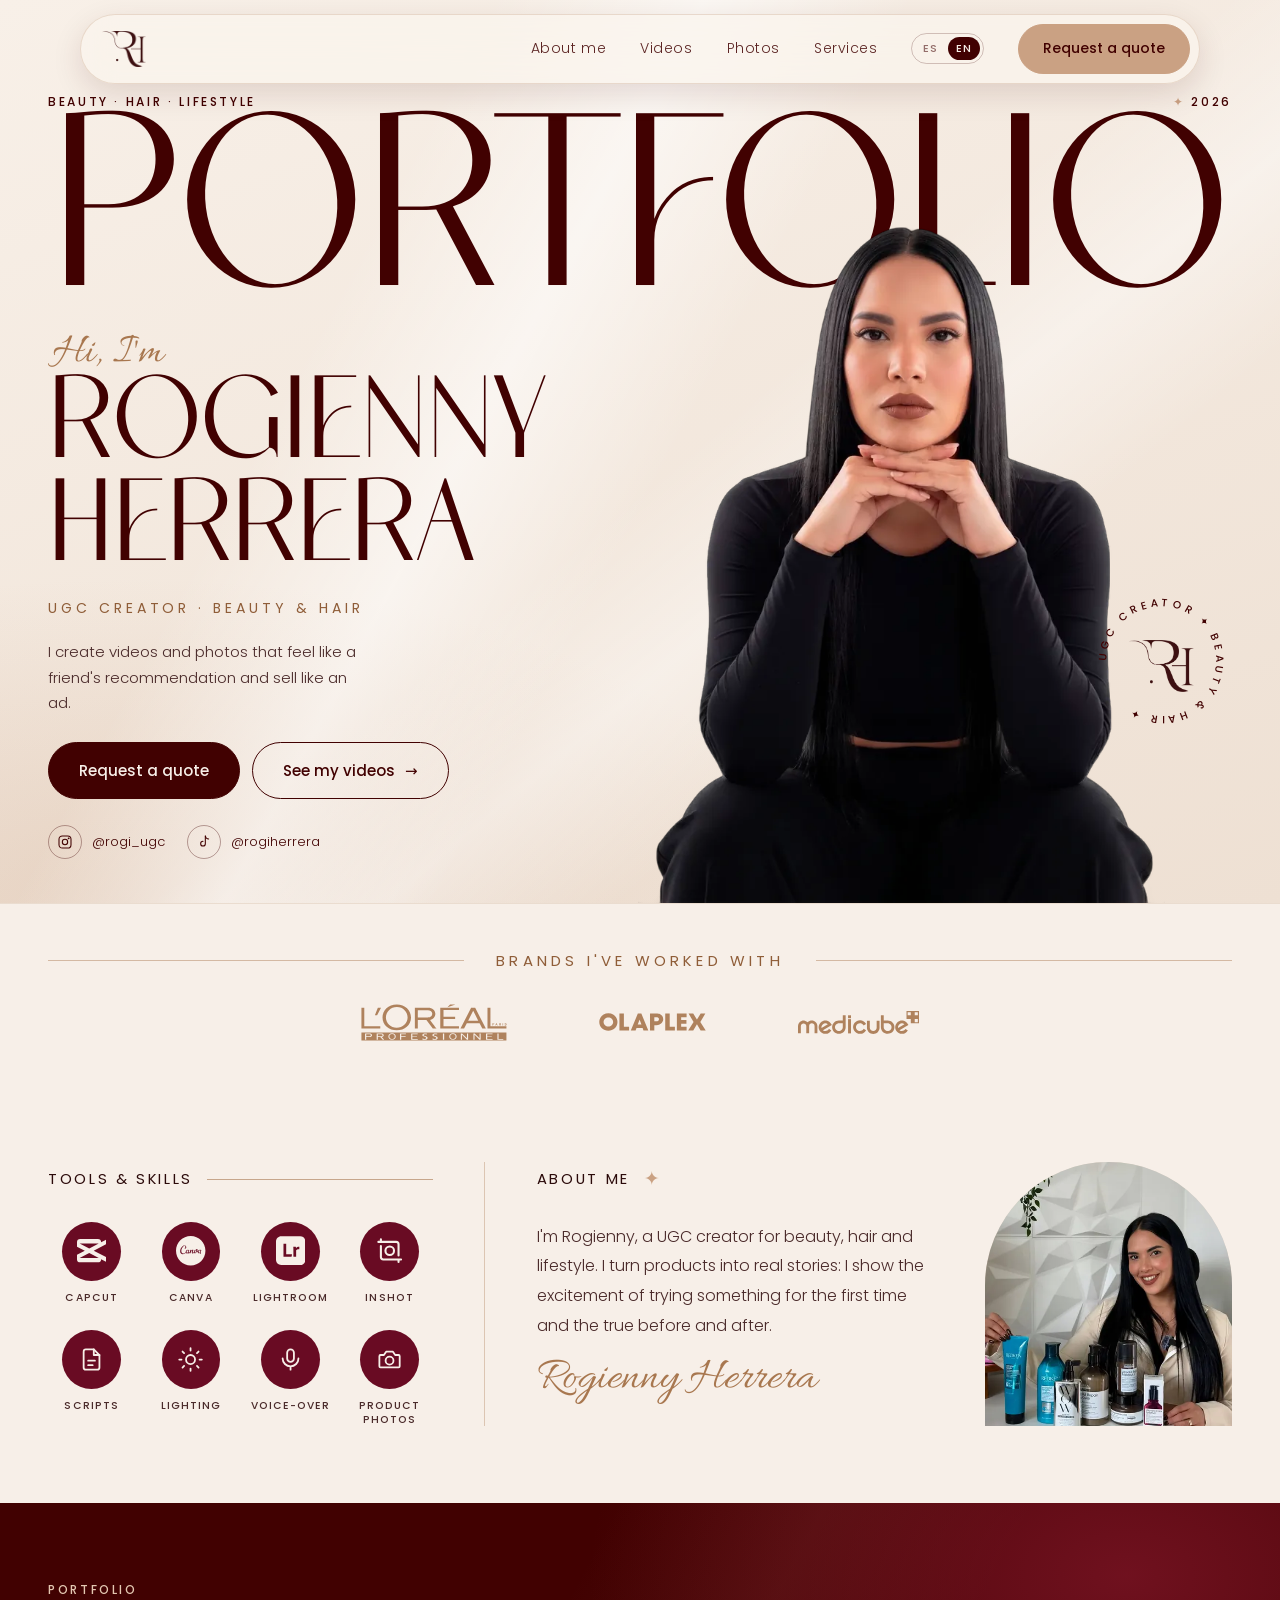
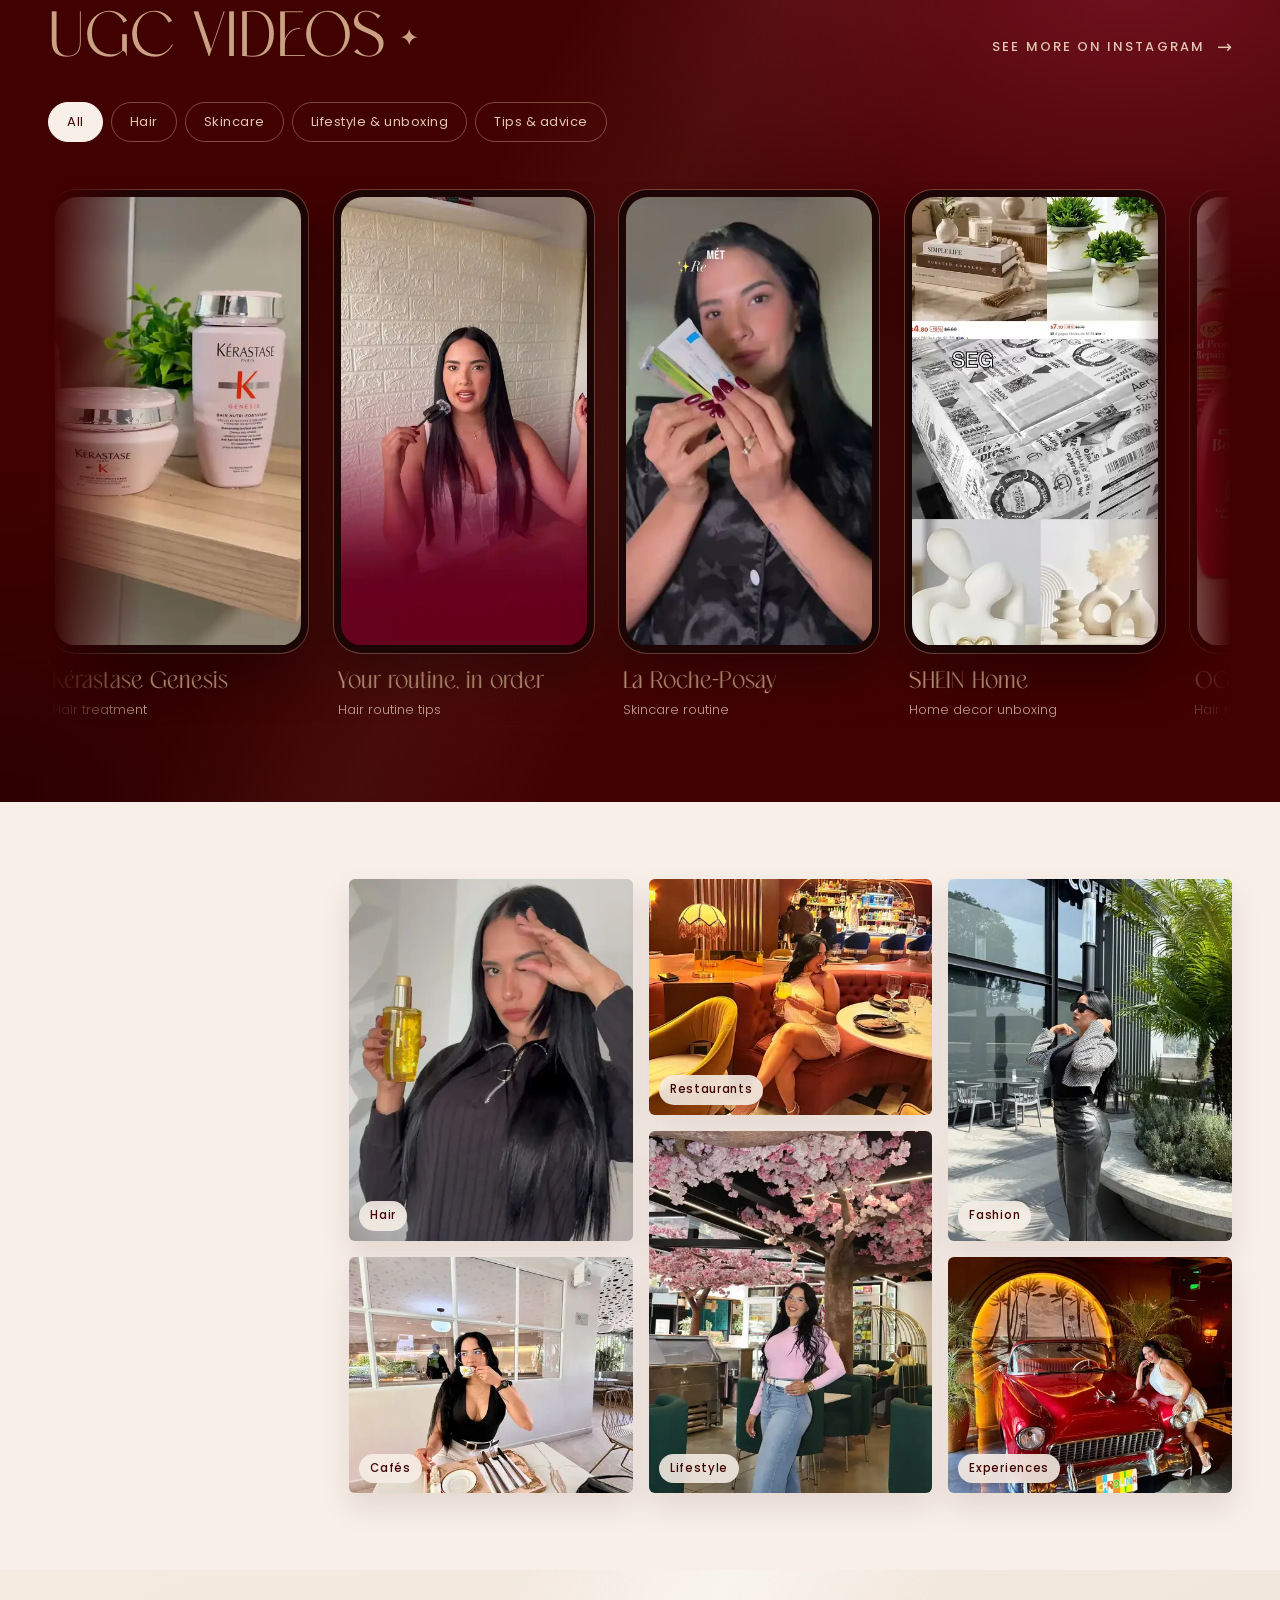
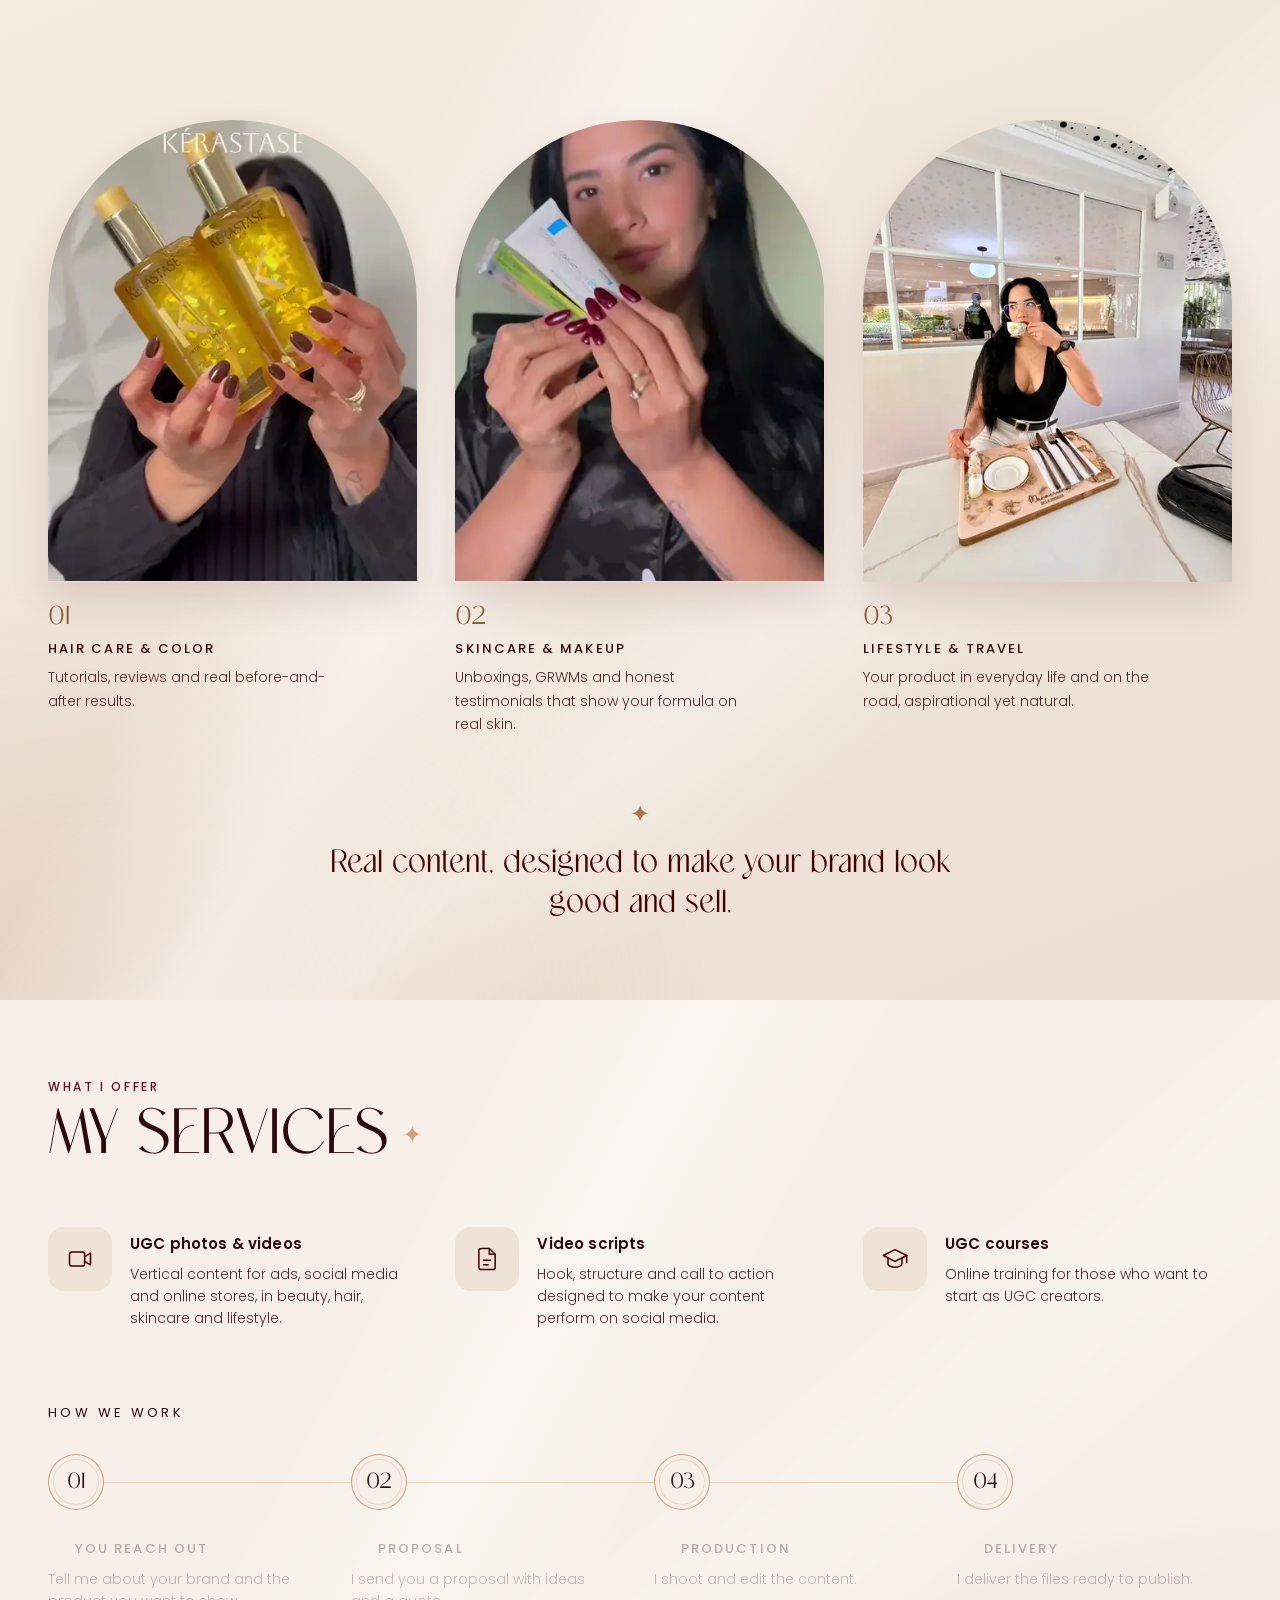
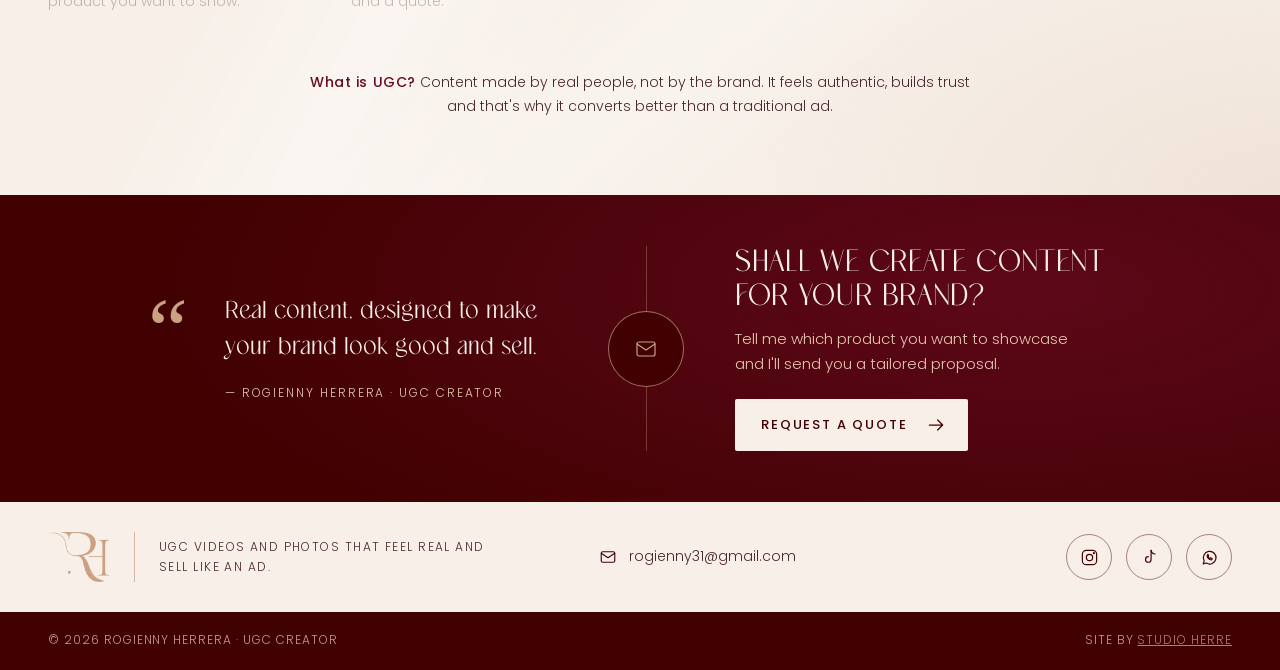
<file: index.html>
<!doctype html>
<html lang="es" class="no-js">
<head>
  <meta charset="utf-8">
  <script>document.documentElement.classList.remove("no-js")</script>
  <meta name="viewport" content="width=device-width, initial-scale=1">
  <title>Rogienny Herrera · Creadora UGC</title>
  <meta name="description" content="Creadora UGC de belleza, cabello y lifestyle. Videos y fotos que se sienten como la recomendación de una amiga y venden como un anuncio.">
  <meta name="theme-color" content="#410101">
  <meta property="og:type" content="website">
  <meta property="og:title" content="Rogienny Herrera · Creadora UGC">
  <meta property="og:description" content="Videos y fotos UGC de belleza, cabello y lifestyle para marcas.">
  <meta property="og:url" content="https://rogienny.com/">
  <meta property="og:image" content="https://rogienny.com/media/og.jpg?v=4">
  <meta name="twitter:card" content="summary_large_image">
  <link rel="icon" type="image/png" href="/media/marca/favicon.png">
  <link rel="apple-touch-icon" href="/media/marca/apple-touch-icon.png">
  <link rel="preload" href="/assets/fonts/Dastin.otf" as="font" type="font/otf" crossorigin>
  <link rel="preconnect" href="https://fonts.googleapis.com">
  <link rel="preconnect" href="https://fonts.gstatic.com" crossorigin>
  <link rel="preload" as="style" href="https://fonts.googleapis.com/css2?family=Allura&family=Poppins:wght@300;400;500;600&display=swap" onload="this.onload=null;this.rel='stylesheet'">
  <noscript><link rel="stylesheet" href="https://fonts.googleapis.com/css2?family=Allura&family=Poppins:wght@300;400;500;600&display=swap"></noscript>
  <link rel="stylesheet" href="/assets/styles.css">
</head>
<body>

<!--
  DATOS DE CONTACTO: se cambian en un solo lugar, al inicio de assets/main.js (objeto CONTACTO).
  TEXTOS EN INGLÉS: assets/i18n.js (ver README).
  VIDEOS DE YOUTUBE: en cada tarjeta de video, pon el ID en data-youtube="..." (ver README).
-->

<header class="nav" id="nav">
  <a class="nav__logo" href="#inicio" aria-label="Rogienny Herrera, inicio">
    <img src="/media/marca/mono-vino.png" alt="" width="400" height="321">
  </a>
  <nav class="nav__links" aria-label="Secciones">
    <a href="#sobre-mi">Sobre mí</a>
    <a href="#videos">Videos</a>
    <a href="#fotos">Fotos</a>
    <a href="#servicios">Servicios</a>
    <button class="lang" id="langToggle" type="button" aria-label="Español / English"><span data-lang="es" class="is-on">ES</span><span data-lang="en">EN</span></button>
    <a class="btn btn--small js-cotizar" href="#contacto"><span class="cta-long">Pide tu cotización</span><span class="cta-short">Cotizar</span></a>
    <button class="nav__menu" id="menuOpen" type="button" aria-label="Abrir menú" aria-controls="drawer" aria-expanded="false"><span></span><span></span><span></span></button>
  </nav>
</header>

<!-- Menú lateral (solo celular) -->
<div class="drawer" id="drawer" aria-hidden="true">
  <div class="drawer__fondo" data-close></div>
  <aside class="drawer__panel" role="dialog" aria-modal="true" aria-label="Menú">
    <div class="drawer__head">
      <img src="/media/marca/mono-vino.png" alt="" width="400" height="321">
      <button class="drawer__close" type="button" aria-label="Cerrar menú" data-close><svg viewBox="0 0 24 24" aria-hidden="true" fill="none" stroke="currentColor" stroke-width="1.5" stroke-linecap="round" stroke-linejoin="round"><path d="M6 6l12 12M18 6L6 18"/></svg></button>
    </div>
    <nav class="drawer__links" aria-label="Secciones">
      <a href="#inicio"><svg viewBox="0 0 24 24" aria-hidden="true" fill="none" stroke="currentColor" stroke-width="1.5" stroke-linecap="round" stroke-linejoin="round"><path d="M3 11l9-7 9 7"/><path d="M5 10v10h14V10"/><path d="M10 20v-6h4v6"/></svg>Inicio</a>
      <a href="#sobre-mi"><svg viewBox="0 0 24 24" aria-hidden="true" fill="none" stroke="currentColor" stroke-width="1.5" stroke-linecap="round" stroke-linejoin="round"><circle cx="12" cy="8" r="4"/><path d="M4 21c1.5-4 4.5-6 8-6s6.5 2 8 6"/></svg>Sobre mí</a>
      <a href="#videos"><svg viewBox="0 0 24 24" aria-hidden="true" fill="none" stroke="currentColor" stroke-width="1.5" stroke-linecap="round" stroke-linejoin="round"><rect x="3" y="5" width="13" height="14" rx="3"/><path d="M16 10l5-3v10l-5-3"/></svg>Videos</a>
      <a href="#fotos"><svg viewBox="0 0 24 24" aria-hidden="true" fill="none" stroke="currentColor" stroke-width="1.5" stroke-linecap="round" stroke-linejoin="round"><path d="M4 8h3l2-3h6l2 3h3v11H4z"/><circle cx="12" cy="13" r="3.5"/></svg>Fotos</a>
      <a href="#servicios"><svg viewBox="0 0 24 24" aria-hidden="true" fill="none" stroke="currentColor" stroke-width="1.5" stroke-linecap="round" stroke-linejoin="round"><path d="M12 3l1.8 5.2L19 10l-5.2 1.8L12 17l-1.8-5.2L5 10l5.2-1.8z"/><path d="M19 16l.7 1.8 1.8.7-1.8.7-.7 1.8-.7-1.8-1.8-.7 1.8-.7z"/></svg>Servicios</a>
      <a href="#contacto"><svg viewBox="0 0 24 24" aria-hidden="true" fill="none" stroke="currentColor" stroke-width="1.5" stroke-linecap="round" stroke-linejoin="round"><rect x="3" y="5" width="18" height="14" rx="2"/><path d="M3 7l9 6 9-6"/></svg>Contacto</a>
    </nav>
    <div class="drawer__social">
      <a class="js-ig" data-handle="rogi_ugc" href="#"><svg viewBox="0 0 24 24" aria-hidden="true" fill="none" stroke="currentColor" stroke-width="1.5" stroke-linecap="round" stroke-linejoin="round"><rect x="3" y="3" width="18" height="18" rx="5"/><circle cx="12" cy="12" r="4"/><circle cx="17.5" cy="6.5" r=".6" fill="currentColor"/></svg>@rogi_ugc</a>
      <a class="js-tt" data-handle="rogiherrera" href="#"><svg viewBox="0 0 24 24" aria-hidden="true" fill="none" stroke="currentColor" stroke-width="1.5" stroke-linecap="round" stroke-linejoin="round"><path d="M14 3v11.5a3.5 3.5 0 1 1-3.5-3.5"/><path d="M14 3c.5 2.6 2.4 4.4 5 4.6"/></svg>@rogiherrera</a>
    </div>
  </aside>
</div>

<main>

  <!-- 1. PORTADA -->
  <section class="hero" id="inicio">
    <div class="hero__frame">
      <div class="hero__top">
        <span>Belleza · Cabello · Lifestyle</span>
        <span><i aria-hidden="true">✦</i> <span id="heroYear">2026</span></span>
      </div>
      <p class="hero__word" aria-hidden="true"><span>Portafolio</span></p>

      <figure class="hero__photo">
        <img src="/media/fotos/hero-720.webp" srcset="/media/fotos/hero-480.webp 480w, /media/fotos/hero-720.webp 720w, /media/fotos/hero-1080.webp 1080w, /media/fotos/hero.webp?v=4 1792w" sizes="(max-width: 760px) min(80vw, 360px), 44vw" alt="Rogienny Herrera apoyando el mentón en sus manos" width="1792" height="2357" fetchpriority="high">
      </figure>

      <div class="hero__badge" aria-hidden="true">
        <svg viewBox="0 0 200 200">
          <defs><path id="badgeCircle" d="M100,100 m-78,0 a78,78 0 1,1 156,0 a78,78 0 1,1 -156,0"/></defs>
          <text><textPath href="#badgeCircle">Creadora UGC ✦ Belleza y cabello ✦ </textPath></text>
        </svg>
        <img src="/media/marca/mono-vino.png" alt="" width="400" height="321">
      </div>

      <div class="hero__text">
        <p class="hero__hello reveal">Hola, soy</p>
        <h1 translate="no" class="hero__name reveal">Rogienny<br>Herrera</h1>
        <p class="hero__role reveal">Creadora UGC · Belleza y cabello</p>
        <p class="hero__lead reveal">Creo videos y fotos que se sienten como la recomendación de una amiga y venden como un anuncio.</p>
        <div class="hero__actions reveal">
          <a class="btn btn--dark js-cotizar" href="#contacto">Pide tu cotización</a>
          <a class="btn btn--line" href="#videos">Ver mis videos <span aria-hidden="true">→</span></a>
        </div>
        <ul class="hero__social reveal" aria-label="Redes sociales">
          <li><a class="js-ig" data-handle="rogi_ugc" href="#"><i><svg viewBox="0 0 24 24" aria-hidden="true" fill="none" stroke="currentColor" stroke-width="1.6" stroke-linecap="round" stroke-linejoin="round"><rect x="3" y="3" width="18" height="18" rx="5"/><circle cx="12" cy="12" r="4"/><circle cx="17.5" cy="6.5" r=".6" fill="currentColor"/></svg></i>@rogi_ugc</a></li>
          <li><a class="js-tt" data-handle="rogiherrera" href="#"><i><svg viewBox="0 0 24 24" aria-hidden="true" fill="none" stroke="currentColor" stroke-width="1.6" stroke-linecap="round" stroke-linejoin="round"><path d="M14 3v11.5a3.5 3.5 0 1 1-3.5-3.5"/><path d="M14 3c.5 2.6 2.4 4.4 5 4.6"/></svg></i>@rogiherrera</a></li>
        </ul>
      </div>
    </div>
  </section>

  <!-- 2. CINTA DE MARCAS -->
  <section class="brands" aria-labelledby="brandsTitle">
    <h2 class="brands__title" id="brandsTitle"><span>Marcas con las que he colaborado</span></h2>
    <div class="marquee">
      <div class="marquee__track" translate="no">
        <ul class="marquee__list">
          <li><img src="/media/marcas/loreal-professionnel.svg" alt="L'Oréal Professionnel" style="--h:48px" width="187" height="48"></li>
          <li><img src="/media/marcas/olaplex.svg" alt="Olaplex" style="--h:23px" width="137" height="23"></li>
          <li><img src="/media/marcas/medicube.svg" alt="Medicube" style="--h:30px" width="155" height="30"></li>
        </ul>
      </div>
    </div>
  </section>

  <!-- 3. SOBRE MÍ -->
  <section class="about section" id="sobre-mi">
    <div class="wrap about__grid">
      <div class="about__tools reveal">
        <p class="about__label">Herramientas y habilidades</p>
        <ul class="tools">
          <li><span class="tool__icon tool__icon--app"><svg viewBox="0 0 24 24" aria-hidden="true" fill="currentColor"><path fill-rule="evenodd" d="M24.189 6.442V2.671l-4.535 2.383V4.91c.002-1.505-1.078-2.411-2.638-2.411H2.64C.993 2.5 0 3.407 0 4.91v3.81L6.354 12L0 15.316v3.8C0 20.595 1 21.5 2.64 21.5h14.373c1.56 0 2.639-.907 2.639-2.382v-.197l4.536 2.409v-3.828L13.64 12l10.55-5.557zM9.982 13.873l7.797 4.083H2.157zm7.741-7.828l-7.742 4.057l-7.825-4.057z"/></svg></span>CapCut</li>
          <li><span class="tool__icon tool__icon--app"><svg viewBox="0 0 24 24" aria-hidden="true" fill="currentColor"><path d="M12 0C5.373 0 0 5.373 0 12s5.373 12 12 12 12-5.373 12-12S18.627 0 12 0zM6.962 7.68c.754 0 1.337.549 1.405 1.2.069.583-.171 1.097-.822 1.406-.343.171-.48.172-.549.069-.034-.069 0-.137.069-.206.617-.514.617-.926.548-1.508-.034-.378-.308-.618-.583-.618-1.2 0-2.914 2.674-2.674 4.629.103.754.549 1.646 1.509 1.646.308 0 .65-.103.96-.24.5-.264.799-.47 1.097-.8-.073-.885.704-2.046 1.851-2.046.515 0 .926.205.96.583.068.514-.377.582-.514.582s-.378-.034-.378-.17c-.034-.138.309-.07.275-.378-.035-.206-.24-.274-.446-.274-.72 0-1.131.994-1.029 1.611.035.275.172.549.447.549.205 0 .514-.31.617-.755.068-.308.343-.514.583-.514.102 0 .17.034.205.171v.138c-.034.137-.137.548-.102.651 0 .069.034.171.17.171.092 0 .436-.18.777-.459.117-.59.253-1.298.253-1.357.034-.24.137-.48.617-.48.103 0 .171.034.205.171v.138l-.136.617c.445-.583 1.097-.994 1.508-.994.172 0 .309.102.309.274 0 .103 0 .274-.069.446-.137.377-.309.96-.412 1.474 0 .137.035.274.207.274.171 0 .685-.206 1.096-.754l.007-.004c-.002-.068-.007-.134-.007-.202 0-.411.035-.754.104-.994.068-.274.411-.514.617-.514.103 0 .205.069.205.171 0 .035 0 .103-.034.137-.137.446-.24.857-.24 1.269 0 .24.034.582.102.788 0 .034.035.069.07.069.068 0 .548-.445.89-1.028-.308-.206-.48-.549-.48-.96 0-.72.446-1.097.858-1.097.343 0 .617.24.617.72 0 .308-.103.65-.274.96h.102a.77.77 0 0 0 .584-.24.293.293 0 0 1 .134-.117c.335-.425.83-.74 1.41-.74.48 0 .924.205.959.582.068.515-.378.618-.515.618l-.002-.002c-.138 0-.377-.035-.377-.172 0-.137.309-.068.274-.376-.034-.206-.24-.275-.446-.275-.686 0-1.13.891-1.028 1.611.034.275.171.583.445.583.206 0 .515-.308.652-.754.068-.274.343-.514.583-.514.103 0 .17.034.205.171 0 .069 0 .206-.137.652-.17.308-.171.48-.137.617.034.274.171.48.309.583.034.034.068.102.068.102 0 .069-.034.138-.137.138-.034 0-.068 0-.103-.035-.514-.205-.72-.548-.789-.891-.205.24-.445.377-.72.377-.445 0-.89-.411-.96-.926a1.609 1.609 0 0 1 .075-.649c-.203.13-.422.203-.623.203h-.17c-.447.652-.927 1.098-1.27 1.303a.896.896 0 0 1-.377.104c-.068 0-.171-.035-.205-.104-.095-.152-.156-.392-.193-.667-.481.527-1.145.805-1.453.805-.343 0-.548-.206-.582-.55v-.376c.102-.754.377-1.2.377-1.337a.074.074 0 0 0-.069-.07c-.24 0-1.028.824-1.166 1.373l-.103.445c-.068.309-.377.515-.582.515-.103 0-.172-.035-.206-.172v-.137l.046-.233c-.435.31-.87.508-1.075.508-.308 0-.48-.172-.514-.412-.206.274-.445.412-.754.412-.352 0-.696-.24-.862-.593-.244.275-.523.553-.852.764-.48.309-1.028.549-1.68.549-.582 0-1.097-.309-1.371-.583-.412-.377-.651-.96-.686-1.509-.205-1.68.823-3.84 2.4-4.8.378-.205.755-.343 1.132-.343zm9.77 3.291c-.104 0-.172.172-.172.343 0 .274.137.583.309.755a1.74 1.74 0 0 0 .102-.583c0-.343-.137-.515-.24-.515z"/></svg></span>Canva</li>
          <li><span class="tool__icon tool__icon--app"><svg viewBox="0 0 24 24" aria-hidden="true" fill="currentColor"><path d="M19.75.3H4.25C1.9.3 0 2.2 0 4.55v14.9c0 2.35 1.9 4.25 4.25 4.25h15.5c2.35 0 4.25-1.9 4.25-4.25V4.55C24 2.2 22.1.3 19.75.3zm-6.99 16.389c0 .051-.029.09-.06.121-.03.02-.06.029-.101.029H6.26c-.11 0-.16-.061-.16-.18V6.44c-.01-.07.04-.13.11-.14h2c.05-.01.11.03.11.08v8.43h4.62c.101 0 .131.049.11.14l-.29 1.739zm6.25-7.859v1.95c0 .08-.05.11-.16.11-.649-.04-1.3.08-1.89.34-.2.09-.39.21-.54.37v5.1c0 .1-.04.14-.13.14h-1.95c-.08.01-.15-.04-.16-.119V11.14c0-.24 0-.49-.01-.75s-.01-.52-.02-.78c-.01-.22-.03-.44-.061-.66-.01-.05.02-.1.07-.11.01-.01.02-.01.04 0h1.75c.1 0 .18.07.21.16.04.07.07.15.08.23.02.1.039.21.05.31.01.11.021.23.021.36.299-.35.66-.64 1.069-.86.46-.25.97-.37 1.49-.36.069-.01.13.04.14.11.001.01.001.02.001.04z"/></svg></span>Lightroom</li>
          <li><span class="tool__icon tool__icon--app"><svg viewBox="0 0 48 48" aria-hidden="true" class="tool__line"><circle cx="24" cy="24" r="7" fill="none" stroke="currentColor" stroke-width="3.4" stroke-linecap="round" stroke-linejoin="round"/><path fill="none" stroke="currentColor" stroke-width="3.4" stroke-linecap="round" stroke-linejoin="round" d="M5.5 9.611h28.889a4.01 4.01 0 0 1 4 4v18.097m4.111 6.681H13.611a4.01 4.01 0 0 1-4-4v-18.2m0-6.578V5.5m28.778 32.889V42.5"/></svg></span>InShot</li>
          <li><span class="tool__icon"><svg viewBox="0 0 24 24" aria-hidden="true" fill="none" stroke="currentColor" stroke-width="1.6" stroke-linecap="round" stroke-linejoin="round"><path d="M14 3H7a2 2 0 0 0-2 2v14a2 2 0 0 0 2 2h10a2 2 0 0 0 2-2V8z"/><path d="M14 3v5h5"/><path d="M9 13h6M9 17h4"/></svg></span>Guiones</li>
          <li><span class="tool__icon"><svg viewBox="0 0 24 24" aria-hidden="true" fill="none" stroke="currentColor" stroke-width="1.6" stroke-linecap="round" stroke-linejoin="round"><circle cx="12" cy="12" r="4"/><path d="M12 2v2M12 20v2M4.9 4.9l1.4 1.4M17.7 17.7l1.4 1.4M2 12h2M20 12h2M4.9 19.1l1.4-1.4M17.7 6.3l1.4-1.4"/></svg></span>Iluminación</li>
          <li><span class="tool__icon"><svg viewBox="0 0 24 24" aria-hidden="true" fill="none" stroke="currentColor" stroke-width="1.6" stroke-linecap="round" stroke-linejoin="round"><rect x="9" y="3" width="6" height="11" rx="3"/><path d="M5 11a7 7 0 0 0 14 0M12 18v3"/></svg></span>Voz en off</li>
          <li><span class="tool__icon"><svg viewBox="0 0 24 24" aria-hidden="true" fill="none" stroke="currentColor" stroke-width="1.6" stroke-linecap="round" stroke-linejoin="round"><path d="M4 8h3l2-3h6l2 3h3a1 1 0 0 1 1 1v9a1 1 0 0 1-1 1H4a1 1 0 0 1-1-1V9a1 1 0 0 1 1-1z"/><circle cx="12" cy="13" r="3.5"/></svg></span>Foto de producto</li>
        </ul>
      </div>
      <div class="about__text reveal">
        <h2 class="about__label about__label--star">Sobre mí <span aria-hidden="true">✦</span></h2>
        <p>Soy Rogienny, creadora UGC de belleza, cabello y lifestyle. Transformo productos en historias reales: muestro la emoción de usar algo por primera vez y el antes y el después de verdad.</p>
        <p class="about__sign" aria-hidden="true">Rogienny Herrera</p>
      </div>
      <figure class="about__photo reveal">
        <img src="/media/fotos/sobre-mi-450.webp" srcset="/media/fotos/sobre-mi-450.webp 450w, /media/fotos/sobre-mi-600.webp 600w, /media/fotos/sobre-mi.webp 900w" sizes="(max-width: 760px) 300px, 32vw" alt="Rogienny sonriendo junto a productos Redken, Color WOW y L'Oréal" width="900" height="1200" loading="lazy">
      </figure>
    </div>
  </section>

  <!-- 4. VIDEOS -->
  <section class="videos section" id="videos">
    <div class="wrap">
      <header class="row-head reveal">
        <div>
          <p class="row-head__kicker">Portafolio</p>
          <h2 class="row-head__title">Videos UGC <span aria-hidden="true">✦</span></h2>
        </div>
        <a class="row-head__link js-ig" data-handle="rogi_ugc" href="#">Ver más en Instagram <span aria-hidden="true">→</span></a>
      </header>
      <div class="reel-tabs reveal" role="group" aria-label="Categorías de video">
        <button type="button" data-cat="todos" aria-pressed="true">Todos</button>
        <button type="button" data-cat="cabello" aria-pressed="false">Cabello</button>
        <button type="button" data-cat="skincare" aria-pressed="false">Skincare</button>
        <button type="button" data-cat="hogar" aria-pressed="false">Lifestyle y unboxing</button>
        <button type="button" data-cat="tips" aria-pressed="false">Tips y asesoría</button>
      </div>
      <div class="reels-cinta" role="group" aria-label="Videos UGC">
      <ul class="reels">
        <!-- data-cat: cabello, skincare, hogar o tips (pestañas de arriba; puede llevar dos separadas por espacio). data-youtube: ID del video en YouTube (ej. en youtu.be/aqz-KE-bpKQ el ID es aqz-KE-bpKQ). Vacío = sin botón de play. -->
        <li class="reel reveal" data-cat="cabello" data-youtube="">
          <div class="reel__phone"><video src="/media/videos/kerastase-genesis.mp4" data-poster="/media/videos/kerastase-genesis.webp" muted loop playsinline preload="none"></video></div>
          <p class="reel__brand" translate="no">Kérastase Genesis</p><p class="reel__type">Tratamiento capilar</p>
        </li>
        <li class="reel reveal" data-cat="cabello tips" data-youtube="">
          <div class="reel__phone"><video src="/media/videos/orden-productos.mp4" data-poster="/media/videos/orden-productos.webp" muted loop playsinline preload="none"></video></div>
          <p class="reel__brand">Orden de tu rutina</p><p class="reel__type">Tips de rutina capilar</p>
        </li>
        <li class="reel reveal" data-cat="skincare" data-youtube="">
          <div class="reel__phone"><video src="/media/videos/la-roche-posay.mp4" data-poster="/media/videos/la-roche-posay.webp" muted loop playsinline preload="none"></video></div>
          <p class="reel__brand" translate="no">La Roche-Posay</p><p class="reel__type">Rutina de skincare</p>
        </li>
        <li class="reel reveal" data-cat="hogar" data-youtube="">
          <div class="reel__phone"><video src="/media/videos/shein-hogar.mp4" data-poster="/media/videos/shein-hogar.webp" muted loop playsinline preload="none"></video></div>
          <p class="reel__brand" translate="no">SHEIN Home</p><p class="reel__type">Unboxing de decoración</p>
        </li>
        <li class="reel reveal" data-cat="cabello" data-youtube="">
          <div class="reel__phone"><video src="/media/videos/ogx.mp4" data-poster="/media/videos/ogx.webp" muted loop playsinline preload="none"></video></div>
          <p class="reel__brand" translate="no">OGX</p><p class="reel__type">Rutina capilar</p>
        </li>
        <li class="reel reveal" data-cat="cabello tips" data-youtube="">
          <div class="reel__phone"><video src="/media/videos/productos-favoritos.mp4" data-poster="/media/videos/productos-favoritos.webp" muted loop playsinline preload="none"></video></div>
          <p class="reel__brand">Mis favoritos</p><p class="reel__type">Productos que utilizo</p>
        </li>
        <li class="reel reveal" data-cat="skincare" data-youtube="">
          <div class="reel__phone"><video src="/media/videos/medicube.mp4" data-poster="/media/videos/medicube.webp" muted loop playsinline preload="none"></video></div>
          <p class="reel__brand" translate="no">Medicube</p><p class="reel__type">Sérum facial</p>
        </li>
        <li class="reel reveal" data-cat="hogar" data-youtube="">
          <div class="reel__phone"><video src="/media/videos/shein-black-friday.mp4" data-poster="/media/videos/shein-black-friday.webp" muted loop playsinline preload="none"></video></div>
          <p class="reel__brand" translate="no">SHEIN Black Friday</p><p class="reel__type">Unboxing de hogar</p>
        </li>
        <li class="reel reveal" data-cat="tips" data-youtube="">
          <div class="reel__phone"><video src="/media/videos/asesoria-compras.mp4" data-poster="/media/videos/asesoria-compras.webp" muted loop playsinline preload="none"></video></div>
          <p class="reel__brand">Asesoría de compras</p><p class="reel__type">Ofertas y recomendaciones</p>
        </li>
        <li class="reel reveal" data-cat="cabello" data-youtube="">
          <div class="reel__phone"><video src="/media/videos/kerastase.mp4" data-poster="/media/videos/kerastase.webp" muted loop playsinline preload="none"></video></div>
          <p class="reel__brand" translate="no">Kérastase</p><p class="reel__type">Rutina capilar</p>
        </li>
        <li class="reel reveal" data-cat="skincare" data-youtube="">
          <div class="reel__phone"><video src="/media/videos/estee-lauder.mp4" data-poster="/media/videos/estee-lauder.webp" muted loop playsinline preload="none"></video></div>
          <p class="reel__brand" translate="no">Estée Lauder</p><p class="reel__type">Skincare y maquillaje</p>
        </li>
        <li class="reel reveal" data-cat="cabello" data-youtube="">
          <div class="reel__phone"><video src="/media/videos/kerastase-elixir.mp4" data-poster="/media/videos/kerastase-elixir.webp" muted loop playsinline preload="none"></video></div>
          <p class="reel__brand" translate="no">Kérastase Elixir Ultime</p><p class="reel__type">Brillo y acabado</p>
        </li>
        <li class="reel reveal" data-cat="skincare" data-youtube="">
          <div class="reel__phone"><video src="/media/videos/medicube-spray.mp4" data-poster="/media/videos/medicube-spray.webp" muted loop playsinline preload="none"></video></div>
          <p class="reel__brand" translate="no">Medicube</p><p class="reel__type">Spray facial calmante</p>
        </li>
        <li class="reel reveal" data-cat="cabello tips" data-youtube="">
          <div class="reel__phone"><video src="/media/videos/preguntas-frecuentes.mp4" data-poster="/media/videos/preguntas-frecuentes.webp" muted loop playsinline preload="none"></video></div>
          <p class="reel__brand" translate="no">Color WOW · L'Oréal</p><p class="reel__type">Preguntas frecuentes</p>
        </li>
        <li class="reel reveal" data-cat="cabello" data-youtube="">
          <div class="reel__phone"><video src="/media/videos/olivita.mp4" data-poster="/media/videos/olivita.webp" muted loop playsinline preload="none"></video></div>
          <p class="reel__brand" translate="no">Olivita</p><p class="reel__type">Crecimiento capilar</p>
        </li>
        <li class="reel reveal" data-cat="cabello" data-youtube="">
          <div class="reel__phone"><video src="/media/videos/peinado.mp4" data-poster="/media/videos/peinado.webp" muted loop playsinline preload="none"></video></div>
          <p class="reel__brand">Rutina de peinado</p><p class="reel__type">Tutorial</p>
        </li>
        <li class="reel reveal" data-cat="cabello tips" data-youtube="">
          <div class="reel__phone"><video src="/media/videos/linea-loreal.mp4" data-poster="/media/videos/linea-loreal.webp" muted loop playsinline preload="none"></video></div>
          <p class="reel__brand" translate="no">L'Oréal Professionnel</p><p class="reel__type">Línea de productos</p>
        </li>
        <li class="reel reveal" data-cat="cabello" data-youtube="">
          <div class="reel__phone"><video src="/media/videos/redken.mp4" data-poster="/media/videos/redken.webp" muted loop playsinline preload="none"></video></div>
          <p class="reel__brand" translate="no">Redken</p><p class="reel__type">Demostración de producto</p>
        </li>
      </ul>
      </div>
    </div>
  </section>

  <!-- 4b. FOTOS UGC -->
  <section class="photos section" id="fotos">
    <div class="wrap photos__grid">
      <div class="photos__intro reveal">
        <h2 class="photos__title">Fotos UGC <span>que venden</span></h2>
        <p class="photos__sub">Belleza · Cabello · Lifestyle</p>
        <p class="photos__lead">Fotos de producto y lifestyle para anuncios, redes y tienda online.</p>
      </div>
      <ul class="photo-grid reveal">
        <li class="photo-grid__a">
          <img src="/media/fotos/ugc-cabello-450.webp" srcset="/media/fotos/ugc-cabello-360.webp 360w, /media/fotos/ugc-cabello-450.webp 450w, /media/fotos/ugc-cabello.webp?v=4 900w" sizes="(max-width: 760px) 49vw, 30vw" alt="Rogienny mostrando el aceite Kérastase Elixir Ultime" width="900" height="1200" loading="lazy" style="object-position: 50% 35%">
          <span class="photos__cat">Cabello</span>
        </li>
        <li class="photo-grid__b">
          <img src="/media/fotos/ugc-restaurantes-450.webp" srcset="/media/fotos/ugc-restaurantes-360.webp 360w, /media/fotos/ugc-restaurantes-450.webp 450w, /media/fotos/ugc-restaurantes.webp?v=3 900w" sizes="(max-width: 760px) 49vw, 30vw" alt="Rogienny brindando en un bar" width="900" height="1200" loading="lazy" style="object-position: 35% 62%">
          <span class="photos__cat">Restaurantes</span>
        </li>
        <li class="photo-grid__c">
          <img src="/media/fotos/ugc-moda-450.webp" srcset="/media/fotos/ugc-moda-360.webp 360w, /media/fotos/ugc-moda-450.webp 450w, /media/fotos/ugc-moda.webp?v=3 900w" sizes="(max-width: 760px) 49vw, 30vw" alt="Rogienny posando con lentes de sol y pantalón de cuero" width="900" height="1200" loading="lazy" style="object-position: 45% 50%">
          <span class="photos__cat">Moda</span>
        </li>
        <li class="photo-grid__d">
          <img src="/media/fotos/ugc-lifestyle-450.webp" srcset="/media/fotos/ugc-lifestyle-360.webp 360w, /media/fotos/ugc-lifestyle-450.webp 450w, /media/fotos/ugc-lifestyle.webp?v=3 900w" sizes="(max-width: 760px) 49vw, 30vw" alt="Rogienny tomando café en un restaurante" width="900" height="1200" loading="lazy" style="object-position: 45% 42%">
          <span class="photos__cat">Cafeterías</span>
        </li>
        <li class="photo-grid__e">
          <img src="/media/fotos/ugc-cerezos-450.webp" srcset="/media/fotos/ugc-cerezos-360.webp 360w, /media/fotos/ugc-cerezos-450.webp 450w, /media/fotos/ugc-cerezos-600.webp 600w, /media/fotos/ugc-cerezos.webp?v=3 900w" sizes="(max-width: 760px) 75vw, 30vw" alt="Rogienny sonriendo bajo los cerezos de un café" width="900" height="1200" loading="lazy" style="object-position: 55% 55%">
          <span class="photos__cat">Lifestyle</span>
        </li>
        <li class="photo-grid__f">
          <img src="/media/fotos/ugc-experiencias-450.webp" srcset="/media/fotos/ugc-experiencias-360.webp 360w, /media/fotos/ugc-experiencias-450.webp 450w, /media/fotos/ugc-experiencias.webp?v=3 900w" sizes="(max-width: 760px) 49vw, 30vw" alt="Rogienny junto a un auto clásico rojo en un restaurante" width="900" height="1200" loading="lazy" style="object-position: 72% 55%">
          <span class="photos__cat">Experiencias</span>
        </li>
      </ul>
    </div>
  </section>

  <!-- 5. PILARES -->
  <section class="pillars section" aria-labelledby="pillarsTitle">
    <div class="wrap">
      <header class="row-head row-head--dark pillars__head reveal">
        <div>
          <p class="row-head__kicker">¿Por qué yo?</p>
          <h2 class="row-head__title" id="pillarsTitle">Mis tres pilares <span aria-hidden="true">✦</span></h2>
        </div>
      </header>
      <ol class="pillar-list reveal">
        <li class="pillar">
          <a class="pillar__link" href="#videos" data-cat="cabello">
            <figure class="pillar__photo">
              <video src="/media/videos/kerastase-elixir.mp4" data-poster="/media/videos/kerastase-elixir.webp" muted loop playsinline preload="none" aria-hidden="true"></video>
              <span class="pillar__cta">Ver videos <span aria-hidden="true">→</span></span>
            </figure>
            <span class="pillar__num">01</span>
            <h3>Cuidado capilar y color</h3>
            <p>Tutoriales, reseñas y resultados reales de antes y después.</p>
          </a>
        </li>
        <li class="pillar">
          <a class="pillar__link" href="#videos" data-cat="skincare">
            <figure class="pillar__photo">
              <video src="/media/videos/la-roche-posay.mp4" data-poster="/media/videos/la-roche-posay.webp" muted loop playsinline preload="none" aria-hidden="true"></video>
              <span class="pillar__cta">Ver videos <span aria-hidden="true">→</span></span>
            </figure>
            <span class="pillar__num">02</span>
            <h3>Skincare y maquillaje</h3>
            <p>Unboxing, GRWM y testimonios sinceros que muestran tu fórmula en la piel.</p>
          </a>
        </li>
        <li class="pillar">
          <a class="pillar__link" href="#fotos">
            <figure class="pillar__photo">
              <img src="/media/fotos/ugc-lifestyle-450.webp" srcset="/media/fotos/ugc-lifestyle-360.webp 360w, /media/fotos/ugc-lifestyle-450.webp 450w, /media/fotos/ugc-lifestyle.webp 900w" sizes="(max-width: 760px) 75vw, 30vw" alt="" width="900" height="1200" loading="lazy" style="object-position: 40% 60%">
              <span class="pillar__cta">Ver fotos <span aria-hidden="true">→</span></span>
            </figure>
            <span class="pillar__num">03</span>
            <h3>Lifestyle y viajes</h3>
            <p>Tu producto en la vida diaria y en viajes, con un aire aspiracional y natural.</p>
          </a>
        </li>
      </ol>
      <p class="pillars__quote reveal"><span aria-hidden="true">✦</span>Contenido real, pensado para que tu marca se vea bien y venda.</p>
    </div>
  </section>

  <!-- 6. SERVICIOS -->
  <section class="services section" id="servicios" aria-labelledby="servicesTitle">
    <div class="wrap">
      <header class="row-head row-head--dark reveal">
        <div>
          <p class="row-head__kicker">Lo que ofrezco</p>
          <h2 class="row-head__title" id="servicesTitle">Mis servicios <span aria-hidden="true">✦</span></h2>
        </div>
      </header>
      <ul class="svc-list svc-row reveal">
          <li class="svc">
            <span class="svc__icon"><svg viewBox="0 0 24 24" aria-hidden="true" fill="none" stroke="currentColor" stroke-width="1.3" stroke-linecap="round" stroke-linejoin="round"><rect x="3" y="6" width="13" height="12" rx="2"/><path d="M16 10l5-3v10l-5-3"/></svg></span>
            <div><h3>Fotos y videos UGC</h3><p>Contenido vertical para anuncios, redes y tienda online, en belleza, cabello, skincare y lifestyle.</p></div>
          </li>
          <li class="svc">
            <span class="svc__icon"><svg viewBox="0 0 24 24" aria-hidden="true" fill="none" stroke="currentColor" stroke-width="1.3" stroke-linecap="round" stroke-linejoin="round"><path d="M14 3H7a2 2 0 0 0-2 2v14a2 2 0 0 0 2 2h10a2 2 0 0 0 2-2V8z"/><path d="M14 3v5h5"/><path d="M9 13h6M9 17h4"/></svg></span>
            <div><h3>Guiones para videos</h3><p>Gancho, estructura y llamado a la acción pensados para que tu contenido funcione en redes.</p></div>
          </li>
          <li class="svc">
            <span class="svc__icon"><svg viewBox="0 0 24 24" aria-hidden="true" fill="none" stroke="currentColor" stroke-width="1.3" stroke-linecap="round" stroke-linejoin="round"><path d="M2 9l10-5 10 5-10 5z"/><path d="M6 11v5c0 1.5 2.7 3 6 3s6-1.5 6-3v-5"/><path d="M22 9v6"/></svg></span>
            <div><h3>Cursos UGC</h3><p>Capacitación online para quienes quieren empezar como creadoras UGC.</p></div>
          </li>
      </ul>
      <h2 class="svc-label reveal">Cómo trabajamos</h2>
      <div class="process">
      <div class="process__track" aria-hidden="true"><span class="process__fill"></span><span class="process__spark">✦</span></div>
      <ol class="timeline">
          <li class="step">
            <span class="timeline__num">01</span>
            <h3><svg class="step__icon" viewBox="0 0 24 24" aria-hidden="true" fill="none" stroke="currentColor" stroke-width="1.5" stroke-linecap="round" stroke-linejoin="round"><path pathLength="1" d="M4 5h16v11H9l-5 4z"/><path pathLength="1" d="M8 9.5h8M8 12.5h5"/></svg>Me escribes</h3>
            <p>Me cuentas de tu marca y del producto que quieres mostrar.</p>
          </li>
          <li class="step">
            <span class="timeline__num">02</span>
            <h3><svg class="step__icon" viewBox="0 0 24 24" aria-hidden="true" fill="none" stroke="currentColor" stroke-width="1.5" stroke-linecap="round" stroke-linejoin="round"><path pathLength="1" d="M7 3h7l4 4v14H7z"/><path pathLength="1" d="M14 3v4h4M10 12h5M10 16h5"/></svg>Propuesta</h3>
            <p>Te envío una propuesta con ideas y cotización.</p>
          </li>
          <li class="step">
            <span class="timeline__num">03</span>
            <h3><svg class="step__icon" viewBox="0 0 24 24" aria-hidden="true" fill="none" stroke="currentColor" stroke-width="1.5" stroke-linecap="round" stroke-linejoin="round"><path pathLength="1" d="M5 7h3l2-3h4l2 3h3a2 2 0 0 1 2 2v9a2 2 0 0 1-2 2H5a2 2 0 0 1-2-2V9a2 2 0 0 1 2-2z"/><circle pathLength="1" cx="12" cy="13.5" r="3.5"/></svg>Grabación</h3>
            <p>Grabo y edito el contenido.</p>
          </li>
          <li class="step">
            <span class="timeline__num">04</span>
            <h3><svg class="step__icon" viewBox="0 0 24 24" aria-hidden="true" fill="none" stroke="currentColor" stroke-width="1.5" stroke-linecap="round" stroke-linejoin="round"><path pathLength="1" d="M3 8h18v4H3zM5 12v9h14v-9M12 8v13"/><path pathLength="1" d="M12 8C10 4 6.5 4.5 7 6.5S12 8 12 8zm0 0c2-4 5.5-3.5 5-1.5S12 8 12 8z"/></svg>Entrega</h3>
            <p>Te entrego los archivos listos para publicar.</p>
          </li>
      </ol>
      </div>
    </div>
    <p class="wrap services__note reveal"><strong>¿Qué es UGC?</strong> Contenido creado por personas reales, no por la marca. Se siente auténtico, genera confianza y por eso convierte mejor que un anuncio tradicional.</p>
  </section>

</main>

<!-- PIE: CONTACTO -->
<footer class="contact" id="contacto">
  <div class="wrap contact__grid">
    <figure class="contact__quote reveal">
      <span class="contact__q" aria-hidden="true">“</span>
      <blockquote><p>Contenido real, pensado para que tu marca se vea bien y venda.</p></blockquote>
      <figcaption>Rogienny Herrera · Creadora UGC</figcaption>
    </figure>
    <div class="contact__icon" aria-hidden="true"><svg viewBox="0 0 24 24" aria-hidden="true" fill="none" stroke="currentColor" stroke-width="1.5" stroke-linecap="round" stroke-linejoin="round"><rect x="3" y="5" width="18" height="14" rx="2"/><path d="M3 7l9 6 9-6"/></svg></div>
    <div class="contact__cta reveal">
      <h2 class="contact__title">¿Creamos contenido para tu marca?</h2>
      <p>Cuéntame qué producto quieres mostrar y te envío una propuesta a la medida.</p>
      <a class="contact__btn js-cotizar" href="#">Pide tu cotización <svg viewBox="0 0 24 24" aria-hidden="true" fill="none" stroke="currentColor" stroke-width="1.5" stroke-linecap="round" stroke-linejoin="round"><path d="M4 12h16M14 6l6 6-6 6"/></svg></a>
    </div>
  </div>

  <div class="contact__band">
    <div class="wrap contact__band-grid">
      <div class="contact__brand">
        <img src="/media/marca/mono-caramelo.png" alt="" width="400" height="320" loading="lazy">
        <p>Videos y fotos UGC que se sienten reales y venden como un anuncio.</p>
      </div>
      <ul class="contact__list">
        <li class="js-email-li" hidden><a class="js-email" href="#"><svg viewBox="0 0 24 24" aria-hidden="true" fill="none" stroke="currentColor" stroke-width="1.5" stroke-linecap="round" stroke-linejoin="round"><rect x="3" y="5" width="18" height="14" rx="2"/><path d="M3 7l9 6 9-6"/></svg><span></span></a></li>
      </ul>
      <ul class="contact__social" aria-label="Redes sociales">
        <li><a class="js-ig" data-handle="rogi_ugc" href="#" aria-label="Instagram @rogi_ugc"><svg viewBox="0 0 24 24" aria-hidden="true" fill="none" stroke="currentColor" stroke-width="1.5" stroke-linecap="round" stroke-linejoin="round"><rect x="3" y="3" width="18" height="18" rx="5"/><circle cx="12" cy="12" r="4"/><circle cx="17.5" cy="6.5" r=".6" fill="currentColor"/></svg></a></li>
        <li><a class="js-tt" data-handle="rogiherrera" href="#" aria-label="TikTok @rogiherrera"><svg viewBox="0 0 24 24" aria-hidden="true" fill="none" stroke="currentColor" stroke-width="1.5" stroke-linecap="round" stroke-linejoin="round"><path d="M14 3v11.5a3.5 3.5 0 1 1-3.5-3.5"/><path d="M14 3c.5 2.6 2.4 4.4 5 4.6"/></svg></a></li>
        <li><a class="js-cotizar" href="#" aria-label="WhatsApp"><svg viewBox="0 0 24 24" aria-hidden="true" fill="none" stroke="currentColor" stroke-width="1.5" stroke-linecap="round" stroke-linejoin="round"><path d="M4 20l1.3-3.8A8 8 0 1 1 8 19z"/><path d="M9 9.5c0 3 2.5 5.5 5.5 5.5l1-1.5-2-1-1 .8c-1-.4-1.9-1.3-2.3-2.3l.8-1-1-2z"/></svg></a></li>
      </ul>
    </div>
  </div>

  <div class="wrap contact__legal">
    <p>© <span id="year">2026</span> Rogienny Herrera · Creadora UGC</p>
    <p>Sitio por <a href="https://studio-herre.vercel.app" target="_blank" rel="noopener" translate="no">Studio Herre</a></p>
  </div>
</footer>

<div class="modal" id="modal" hidden>
  <div class="modal__backdrop" data-close></div>
  <div class="modal__box" role="dialog" aria-modal="true" aria-label="Video">
    <button class="modal__close" data-close aria-label="Cerrar video">×</button>
    <div class="modal__frame" id="modalFrame"></div>
  </div>
</div>

<script src="/assets/i18n.js" defer></script>
<script src="/assets/main.js" defer></script>
</body>
</html>
</file>
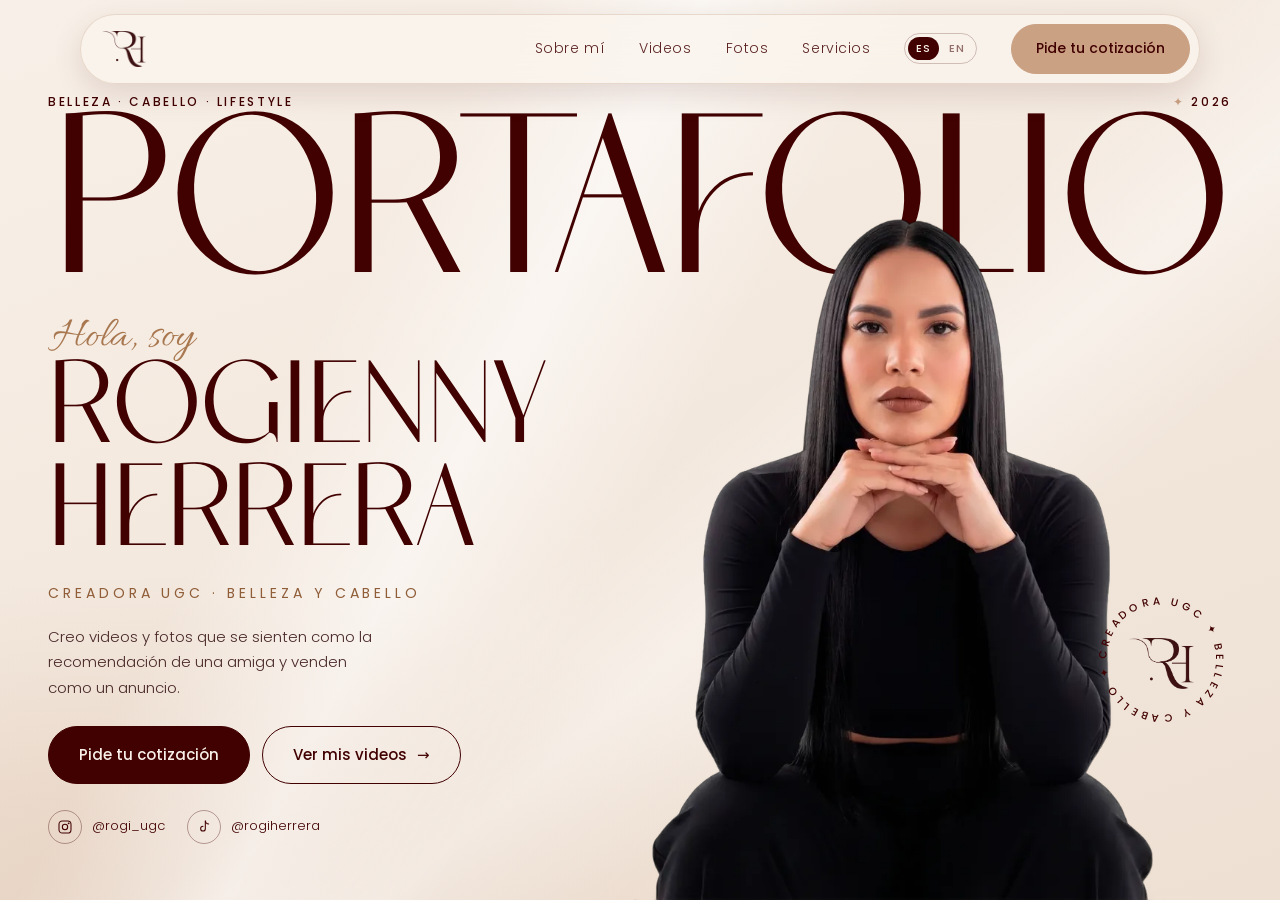
<file: tools/captura.html>
<!doctype html>
<!-- Muestra el sitio con todas las animaciones de entrada terminadas, para sacar capturas con Edge headless.
     Uso: http://localhost:3100/tools/captura.html?sec=pillarsTitle&off=90  (sec = id del elemento al que bajar, w = ancho fijo en px para simular un celular) -->
<html><head><meta charset="utf-8"><style>html,body{margin:0;height:100%;overflow:hidden}iframe{border:0;width:100%;height:100%}</style></head>
<body><iframe id="f" src="/?lang=es"></iframe>
<script>
  const q = new URLSearchParams(location.search);
  const f = document.getElementById("f");
  if (q.get("w")) f.style.width = q.get("w") + "px";
  let vueltas = 0;
  const preparar = () => {
    const d = f.contentDocument, w = f.contentWindow;
    if (d && d.readyState !== "loading" && d.getElementById("contacto")) {
      if (!d.getElementById("captura-css")) {
        const st = d.createElement("style");
        st.id = "captura-css";
        st.textContent = "html{scroll-behavior:auto!important}*,*::before,*::after{transition:none!important;animation:none!important}";
        d.head.append(st);
      }
      d.querySelectorAll(".reveal,.stagger").forEach((e) => e.classList.add("is-in"));
      d.querySelectorAll("img").forEach((i) => (i.loading = "eager"));
      const el = d.getElementById(q.get("sec") || "inicio");
      w.scrollTo(0, el.getBoundingClientRect().top + w.scrollY - Number(q.get("off") || 90));
    }
    if (++vueltas < 120) setTimeout(preparar, 50);
  };
  preparar();
</script>
</body></html>
</file>
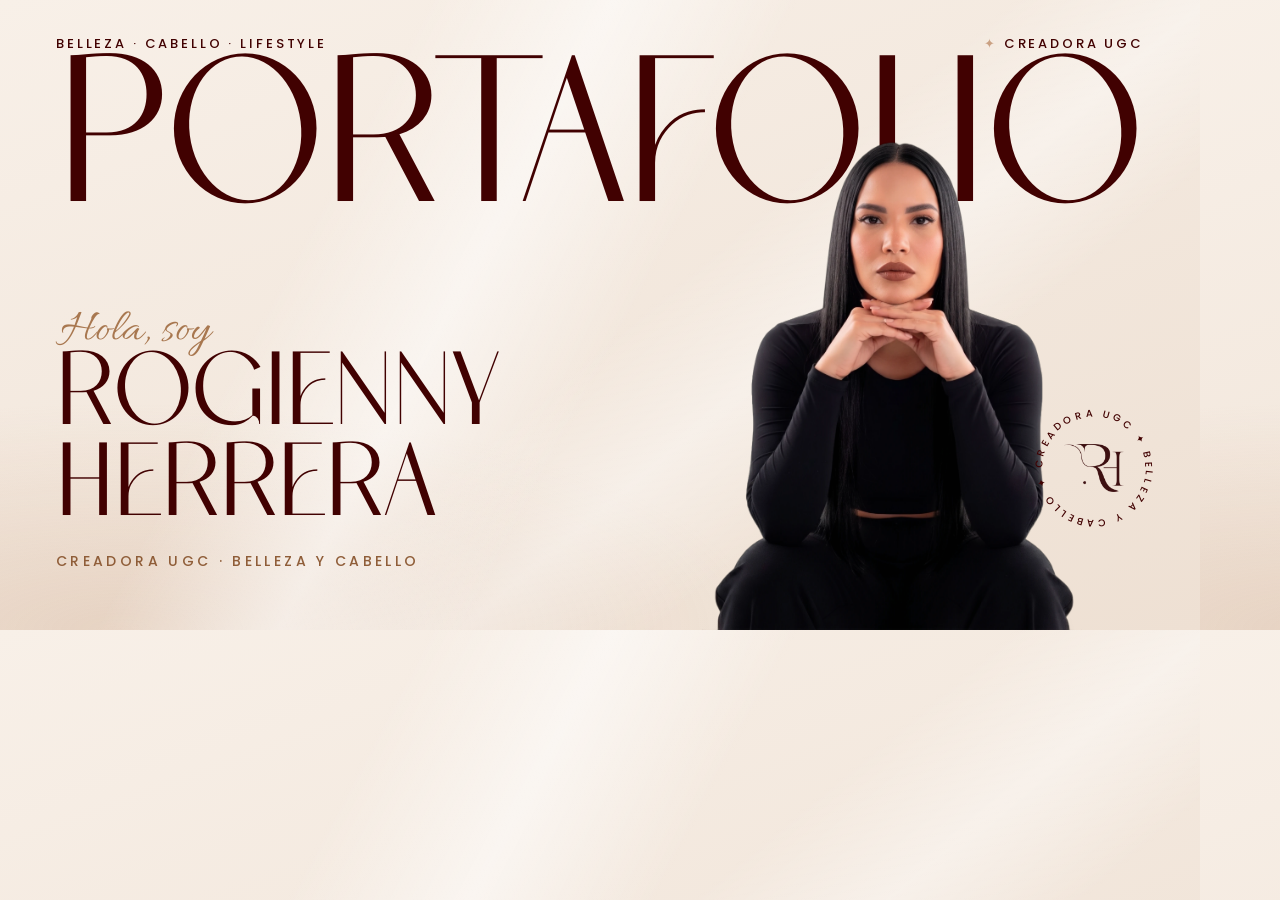
<file: tools/og.html>
<!doctype html>
<!-- Imagen para compartir (media/og.jpg), 1200x630, con el mismo diseño de la portada.
     Para regenerarla: ver README, sección "Imagen para compartir". -->
<html lang="es">
<head>
<meta charset="utf-8">
<link href="https://fonts.googleapis.com/css2?family=Allura&family=Poppins:wght@400;500&display=block" rel="stylesheet">
<style>
  @font-face { font-family: "Dastin"; src: url("../assets/fonts/Dastin.otf") format("opentype"); font-display: block; }
  :root { --vino: #410101; --caramelo: #caa183; --caramelo-oscuro: #a8774f; --caramelo-texto: #8f5d38; --tinta: #2b0a0a; }
  * { box-sizing: border-box; margin: 0; }
  html, body { width: 1200px; height: 630px; overflow: hidden; }
  body {
    position: relative;
    font-family: "Poppins", sans-serif;
    color: var(--tinta);
    background:
      linear-gradient(118deg, transparent 28%, rgba(255, 255, 255, .55) 40%, transparent 52%),
      linear-gradient(140deg, transparent 52%, rgba(255, 255, 255, .4) 62%, transparent 72%),
      radial-gradient(90% 60% at 10% 100%, rgba(202, 161, 131, .28), transparent 60%),
      linear-gradient(160deg, #f8f0e8, #eee0d3);
  }
  .top {
    position: absolute; top: 34px; left: 56px; right: 56px;
    display: flex; justify-content: space-between;
    font-size: 13px; font-weight: 500; letter-spacing: .22em; text-transform: uppercase; color: var(--vino);
  }
  .top i { font-style: normal; color: var(--caramelo); }
  .word {
    position: absolute; top: 58px; left: 56px; right: 56px;
    text-align: center; white-space: nowrap;
    font-family: "Dastin", serif; text-transform: uppercase; line-height: .82;
    color: var(--vino); z-index: 1;
  }
  .photo { position: absolute; bottom: 0; right: 118px; height: 520px; z-index: 2; }
  .text { position: absolute; left: 56px; bottom: 58px; z-index: 3; }
  .hello { font-family: "Allura", cursive; font-size: 46px; line-height: 1; color: var(--caramelo-oscuro); margin: 0 0 -4px 4px; }
  .name { font-family: "Dastin", serif; font-size: 104px; line-height: .88; text-transform: uppercase; color: var(--vino); }
  .role { margin-top: 18px; font-size: 14px; font-weight: 500; letter-spacing: .24em; text-transform: uppercase; color: var(--caramelo-texto); }
  .badge { position: absolute; right: 40px; bottom: 96px; width: 132px; height: 132px; z-index: 3; }
  .badge svg { width: 100%; height: 100%; overflow: visible; }
  .badge text { font-family: "Poppins", sans-serif; font-size: 15px; font-weight: 500; letter-spacing: 5px; text-transform: uppercase; fill: var(--vino); }
  .badge img { position: absolute; inset: 0; margin: auto; width: 46%; }
</style>
</head>
<body>
  <div class="top"><span>Belleza · Cabello · Lifestyle</span><span><i>✦</i> Creadora UGC</span></div>
  <p class="word"><span id="word">Portafolio</span></p>
  <img class="photo" src="../media/fotos/hero.webp" alt="">
  <div class="text">
    <p class="hello">Hola, soy</p>
    <p class="name">Rogienny<br>Herrera</p>
    <p class="role">Creadora UGC · Belleza y cabello</p>
  </div>
  <div class="badge">
    <svg viewBox="0 0 200 200">
      <defs><path id="c" d="M100,100 m-78,0 a78,78 0 1,1 156,0 a78,78 0 1,1 -156,0"/></defs>
      <text><textPath href="#c">Creadora UGC ✦ Belleza y cabello ✦ </textPath></text>
    </svg>
    <img src="../media/marca/mono-vino.png" alt="">
  </div>
<script>
  // "PORTAFOLIO" ocupa todo el ancho, como en la portada del sitio
  document.fonts.ready.then(() => {
    const w = document.getElementById("word"), box = w.parentElement;
    box.style.fontSize = "100px";
    box.style.fontSize = (100 * box.clientWidth / w.getBoundingClientRect().width) + "px";
    document.querySelector(".photo").style.height = (630 - 58 - box.getBoundingClientRect().height * .42) + "px";
  });
</script>
</body>
</html>
</file>
<file: assets/styles.css>
/* Rogienny Herrera · Portafolio UGC */

@font-face {
  font-family: "Dastin";
  src: url("/assets/fonts/Dastin.otf") format("opentype");
  font-display: swap;
}

:root {
  --vino: #410101;
  --borgona: #690b23;
  --caramelo: #caa183;
  --caramelo-claro: #e3c7b1;
  --caramelo-oscuro: #a8774f;
  --caramelo-texto: #8f5d38; /* caramelo para textos pequeños: contraste 4.8:1 sobre crema */
  --crema: #f7efe8;
  --arena: #ecdccf;
  --tinta: #2b0a0a;
  --texto: #4a2a2a;

  --display: "Dastin", "Didot", "Bodoni 72", Georgia, serif;
  --body: "Poppins", system-ui, -apple-system, "Segoe UI", sans-serif;

  --gutter: clamp(16px, 4vw, 48px);
  --max: 1320px;
  --radius: 999px;
}

*, *::before, *::after { box-sizing: border-box; }
html { scroll-behavior: smooth; scroll-padding-top: 80px; }
body {
  margin: 0;
  background: var(--crema);
  color: var(--texto);
  font-family: var(--body);
  font-weight: 300;
  font-size: 16px;
  line-height: 1.7;
  -webkit-font-smoothing: antialiased;
  overflow-x: hidden;
}
img, video { display: block; max-width: 100%; }
a { color: inherit; }
h1, h2, h3 { margin: 0; font-weight: 400; }

/* Foco visible al navegar con teclado */
:focus-visible { outline: 2px solid var(--caramelo-texto); outline-offset: 3px; }
.videos :focus-visible, .contact :focus-visible, .modal :focus-visible { outline-color: var(--caramelo-claro); }
.contact__band :focus-visible { outline-color: var(--caramelo-texto); }
p { margin: 0 0 1em; }
ul, ol { list-style: none; margin: 0; padding: 0; }

.wrap { width: 100%; max-width: var(--max); margin: 0 auto; padding: 0 var(--gutter); }
.section { padding: clamp(48px, 6vw, 84px) 0; }

/* Botones */
.btn {
  display: inline-flex;
  align-items: center;
  justify-content: center;
  gap: 10px;
  padding: 15px 30px;
  border-radius: var(--radius);
  background: var(--caramelo);
  color: var(--vino);
  font-weight: 500;
  font-size: 15px;
  text-decoration: none;
  border: 1px solid var(--caramelo);
  transition: background .25s, color .25s, transform .25s;
}
.btn:hover { background: var(--crema); border-color: var(--crema); transform: translateY(-2px); }
.btn--dark { background: var(--vino); color: var(--crema); border-color: var(--vino); }
.btn--dark:hover { background: var(--borgona); border-color: var(--borgona); color: var(--crema); }
.btn--line { background: transparent; color: var(--vino); border-color: var(--vino); }
.btn--line:hover { background: var(--vino); color: var(--crema); border-color: var(--vino); }
.btn--small { padding: 10px 20px; font-size: 14px; }

/* Menú: barra flotante (el fondo va en ::before) */
.nav {
  position: fixed;
  top: 14px; left: 16px; right: 16px;
  z-index: 50;
  display: flex;
  align-items: center;
  justify-content: space-between;
  max-width: 1120px;
  margin: 0 auto;
  padding: 10px 10px 10px 22px;
  border-radius: 999px;
}
.nav::before {
  content: "";
  position: absolute; inset: 0;
  z-index: -1;
  border-radius: inherit;
  background: rgba(250, 244, 238, .74);
  -webkit-backdrop-filter: blur(16px) saturate(1.2);
  backdrop-filter: blur(16px) saturate(1.2);
  border: 1px solid rgba(169, 119, 79, .22);
  box-shadow: 0 10px 30px rgba(65, 1, 1, .12);
  transition: background .3s, box-shadow .3s;
}
.nav.is-scrolled::before { background: rgba(250, 244, 238, .9); box-shadow: 0 12px 34px rgba(30, 2, 2, .22); }
.nav__logo { display: block; }
.nav__logo img { width: 44px; height: auto; }
.nav__links { display: flex; align-items: center; gap: 34px; }
.nav__links a:not(.btn) {
  color: var(--vino);
  text-decoration: none;
  font-size: 14px;
  letter-spacing: .04em;
  opacity: .85;
  transition: opacity .2s, color .2s;
}
.nav__links a:not(.btn):hover { opacity: 1; color: var(--borgona); }
.nav .btn--small { padding: 12px 24px; }
.cta-short { display: none; }
.lang {
  display: inline-flex; align-items: center; gap: 2px;
  padding: 3px;
  border: 1px solid rgba(65, 1, 1, .22);
  border-radius: 999px;
  background: transparent;
  cursor: pointer;
  font-family: var(--body); font-size: 11px; font-weight: 500; letter-spacing: .08em; line-height: 1;
}
.lang span { padding: 6px 8px; border-radius: 999px; color: var(--vino); opacity: .55; transition: background .2s, color .2s, opacity .2s; }
.lang span.is-on { background: var(--vino); color: var(--crema); opacity: 1; }

/* Portada (estilo editorial: crema, palabra gigante, foto delante) */
.hero {
  position: relative;
  min-height: max(100svh, 700px);
  background:
    linear-gradient(118deg, transparent 28%, rgba(255, 255, 255, .55) 40%, transparent 52%),
    linear-gradient(140deg, transparent 52%, rgba(255, 255, 255, .4) 62%, transparent 72%),
    radial-gradient(90% 60% at 10% 100%, rgba(202, 161, 131, .28), transparent 60%),
    linear-gradient(160deg, #f8f0e8, #eee0d3);
  color: var(--tinta);
  overflow: hidden;
}
/* El contenido de la portada usa el mismo ancho que las demás secciones; las medidas van contra ese marco (cqw) */
.hero__frame {
  position: relative;
  width: 100%;
  max-width: var(--max);
  margin: 0 auto;
  min-height: inherit;
  container-type: inline-size;
}
.hero__top {
  position: absolute;
  top: 92px; left: var(--gutter); right: var(--gutter);
  display: flex; justify-content: space-between;
  font-size: 12px; font-weight: 500;
  letter-spacing: .22em; text-transform: uppercase;
  color: var(--vino);
}
.hero__top i { font-style: normal; color: var(--caramelo); }
.hero__word {
  position: absolute;
  top: 116px; left: var(--gutter); right: var(--gutter);
  margin: 0;
  text-align: center;
  font-family: var(--display);
  text-transform: uppercase;
  font-size: var(--ws, 15cqw);
  line-height: .82;
  white-space: nowrap;
  color: var(--vino);
  z-index: 1;
  pointer-events: none;
  user-select: none;
}
.hero__photo {
  position: absolute;
  top: calc(116px + var(--ws, 15cqw) * .38); bottom: 0; right: 9cqw;
  margin: 0;
  z-index: 2;
}
.hero__photo img { height: 100%; width: auto; max-width: 44cqw; object-fit: contain; object-position: bottom; }
.hero__badge {
  position: absolute;
  right: var(--gutter); bottom: 18%;
  width: clamp(110px, 11cqw, 150px);
  aspect-ratio: 1;
  z-index: 3;
}
.hero__badge svg { width: 100%; height: 100%; animation: spin 26s linear infinite; overflow: visible; }
.hero__badge text { font-family: var(--body); font-size: 15px; font-weight: 500; letter-spacing: 5px; text-transform: uppercase; fill: var(--vino); }
.hero__badge img { position: absolute; inset: 0; margin: auto; width: 46%; height: auto; }
@keyframes spin { to { transform: rotate(360deg); } }
.hero__text {
  position: relative;
  z-index: 3;
  max-width: calc(48cqw + var(--gutter));
  padding: calc(116px + var(--ws, 15cqw) * .82 + 14px) 0 44px var(--gutter);
}
.hero__hello {
  font-family: "Allura", cursive;
  font-size: clamp(34px, 3.4cqw, 44px);
  line-height: 1;
  color: var(--caramelo-oscuro);
  margin: 0 0 -.05em .1em;
}
.hero__name {
  font-family: var(--display);
  font-size: clamp(56px, min(10.4cqw, 13vh), 132px);
  line-height: .88;
  text-transform: uppercase;
  color: var(--vino);
  margin-bottom: 18px;
}
.hero__role {
  font-size: clamp(13px, 1.1cqw, 15px);
  font-weight: 400;
  letter-spacing: .28em;
  text-transform: uppercase;
  color: var(--caramelo-texto);
  margin-bottom: 18px;
}
.hero__lead { font-size: 15px; max-width: 36ch; color: var(--texto); margin-bottom: 26px; }
.hero__actions { display: flex; flex-wrap: wrap; gap: 12px; }
.hero__social { display: flex; flex-wrap: wrap; gap: 10px 22px; margin-top: 26px; }
.hero__social a { display: inline-flex; align-items: center; gap: 10px; font-size: 13px; color: var(--vino); text-decoration: none; transition: color .2s; }
.hero__social a:hover { color: var(--borgona); }
.hero__social i { display: grid; place-items: center; width: 34px; height: 34px; border-radius: 50%; border: 1px solid rgba(65, 1, 1, .35); }
.hero__social svg { width: 16px; height: 16px; }

/* Cinta de marcas: fila clara y quieta en pantallas grandes; en el celular se desliza */
.brands {
  background: var(--crema);
  border-top: 1px solid rgba(169, 119, 79, .16);
  padding: clamp(30px, 4vw, 44px) var(--gutter);
  overflow: hidden;
}
.brands__title {
  display: flex;
  align-items: center;
  gap: clamp(16px, 2.5vw, 32px);
  max-width: var(--max);
  margin: 0 auto clamp(22px, 3vw, 30px);
  font-family: var(--body);
  font-size: clamp(12px, 1.2vw, 15px);
  font-weight: 400;
  letter-spacing: .28em;
  text-transform: uppercase;
  color: var(--caramelo-texto);
  white-space: nowrap;
}
.brands__title::before, .brands__title::after { content: ""; flex: 1; height: 1px; background: rgba(169, 119, 79, .45); }
/* Con pocas marcas (2-3) la fila queda quieta y centrada en todas las pantallas. Para volver a moverla
   (con 5 o más logos): duplicar la lista con aria-hidden="true" y poner aquí
   width: max-content; animation: marquee 30s linear infinite; y la máscara en .marquee */
.marquee__track { display: flex; justify-content: center; }
.marquee__list { display: flex; align-items: center; flex-shrink: 0; }
.marquee__list li { padding: 0 clamp(26px, 3.6vw, 52px); display: flex; align-items: center; }
.marquee__list img { height: calc(var(--h, 44px) * .78); width: auto; max-width: none; opacity: .9; }
@keyframes marquee { to { transform: translateX(-50%); } }

.marquee { max-width: var(--max); margin: 0 auto; }
@media (max-width: 899px) {
  .brands__title { white-space: normal; text-align: center; letter-spacing: .2em; }
}

/* Sobre mí: herramientas | texto | foto en arco */
.about__grid {
  display: grid;
  grid-template-columns: 1.1fr 1fr .62fr;
  gap: clamp(28px, 4vw, 56px);
  align-items: stretch;
}
.about__tools, .about__text { padding-top: 6px; }
.about__tools { padding-right: clamp(28px, 4vw, 64px); border-right: 1px solid rgba(169, 119, 79, .35); }
.about__label {
  display: flex; align-items: center; gap: 14px;
  height: 24px;
  white-space: nowrap;
  font-family: var(--body);
  font-size: clamp(13px, 1.15vw, 15px);
  font-weight: 400;
  letter-spacing: .18em;
  text-transform: uppercase;
  color: var(--tinta);
  margin-bottom: 30px;
}
.about__tools .about__label::after { content: ""; flex: 1; min-width: 24px; height: 1px; background: rgba(169, 119, 79, .6); }
.about__label--star span { color: var(--caramelo); font-size: 1.3em; letter-spacing: 0; }
.tools { display: grid; grid-template-columns: repeat(4, 1fr); gap: 26px 12px; }
.tools li {
  display: flex; flex-direction: column; align-items: center; gap: 10px;
  text-align: center;
  font-size: 10.5px; font-weight: 500;
  letter-spacing: .1em; text-transform: uppercase;
  line-height: 1.3;
  color: var(--texto);
}
.tool__icon {
  display: grid; place-items: center;
  width: clamp(50px, 4.6vw, 62px); aspect-ratio: 1;
  border-radius: 50%;
  background: var(--borgona);
  color: var(--crema);
  transition: transform .25s, background .25s;
}
.tools li:hover .tool__icon { transform: translateY(-3px); background: var(--vino); }
.tool__icon b { font-family: var(--body); font-weight: 500; font-size: clamp(16px, 1.5vw, 20px); letter-spacing: 0; text-transform: none; }
.tool__icon svg { width: 46%; height: 46%; }
.tool__icon--app svg { width: 50%; height: 50%; }
.about__text p { font-size: 16px; line-height: 1.85; max-width: 46ch; }
.about__text p:first-of-type { margin-top: 0; }
.about__text .about__sign {
  font-family: "Allura", cursive;
  font-size: clamp(38px, 3.6vw, 50px);
  line-height: 1;
  color: var(--caramelo-oscuro);
  margin: 10px 0 0;
}
.about__photo {
  position: relative;
  margin: 0;
  min-height: 0;
  border-radius: 999px 999px 0 0;
  background: linear-gradient(180deg, var(--arena), #e2cbb9);
  overflow: hidden;
  display: flex; align-items: flex-end; justify-content: center;
}
.about__photo img { position: absolute; inset: 0; width: 100%; height: 100%; object-fit: cover; object-position: 62% 88%; }

/* Videos */
.videos {
  color: var(--crema);
  /* resplandor suave sobre el vino */
  background:
    radial-gradient(60% 55% at 88% 8%, rgba(150, 30, 55, .55), transparent 70%),
    linear-gradient(118deg, transparent 35%, rgba(202, 161, 131, .07) 47%, transparent 59%),
    radial-gradient(70% 45% at 50% 62%, rgba(202, 161, 131, .08), transparent 70%),
    radial-gradient(55% 60% at 0% 100%, rgba(20, 0, 0, .45), transparent 70%),
    var(--vino);
}
.row-head {
  display: flex;
  align-items: flex-end;
  justify-content: space-between;
  gap: 16px 32px;
  flex-wrap: wrap;
  margin-bottom: clamp(36px, 5vw, 60px);
}
.row-head__kicker { font-size: 12px; font-weight: 500; letter-spacing: .22em; text-transform: uppercase; color: var(--caramelo-claro); margin-bottom: 6px; }
.row-head__title {
  font-family: var(--display);
  font-size: clamp(40px, 5vw, 64px);
  line-height: 1;
  text-transform: uppercase;
  color: var(--caramelo);
  display: flex; align-items: center; gap: 14px;
}
.row-head__title span { font-family: var(--body); font-size: .38em; color: var(--caramelo); }
.row-head__link {
  font-size: 13px; font-weight: 500;
  letter-spacing: .16em; text-transform: uppercase;
  color: var(--caramelo-claro);
  text-decoration: none;
  display: inline-flex; align-items: center; gap: 12px;
  padding-bottom: 8px;
  transition: color .2s;
}
.row-head__link span { font-size: 18px; letter-spacing: 0; transition: transform .2s; }
.row-head__link:hover { color: var(--crema); }
.row-head__link:hover span { transform: translateX(4px); }
.reels-cinta {
  --hueco: clamp(16px, 2vw, 28px);
  --fundido: clamp(32px, 8%, 110px);
  overflow: hidden;
  -webkit-mask-image: linear-gradient(90deg, transparent, #000 var(--fundido), #000 calc(100% - var(--fundido)), transparent);
  mask-image: linear-gradient(90deg, transparent, #000 var(--fundido), #000 calc(100% - var(--fundido)), transparent);
  padding: 8px 0 4px;
}
/* La lista va dos veces (la copia la agrega main.js) y se desliza la mitad: así no se nota el corte */
.reels {
  display: flex;
  gap: var(--hueco);
  width: max-content;
  animation: reels-desliza calc(var(--piezas, 7) * 5.5s) linear infinite;
  will-change: translate;
}
/* Pestañas de categoría */
.videos .row-head { margin-bottom: clamp(22px, 3vw, 32px); }
.reel-tabs { display: flex; flex-wrap: wrap; gap: 8px; margin-bottom: clamp(26px, 3.5vw, 40px); }
.reel-tabs button {
  padding: 9px 18px;
  border: 1px solid rgba(202, 161, 131, .45); border-radius: 999px;
  background: transparent;
  color: var(--caramelo-claro);
  font-family: var(--body); font-size: 13px; letter-spacing: .04em;
  cursor: pointer;
  transition: background .2s, color .2s, border-color .2s;
}
.reel-tabs button:hover { border-color: var(--caramelo-claro); color: var(--crema); }
.reel-tabs button[aria-pressed="true"] { background: var(--crema); border-color: var(--crema); color: var(--vino); }
/* Con pocos videos la cinta no se mueve: queda centrada y se desliza con el dedo */
.reels-cinta.is-static { overflow-x: auto; scroll-snap-type: x mandatory; scrollbar-width: none; overscroll-behavior-x: contain; }
.reels-cinta.is-static::-webkit-scrollbar { display: none; }
.reels-cinta.is-static { scroll-padding-inline: var(--gutter); }
.reels-cinta.is-static .reels { animation: none; margin: 0 auto; padding: 0 var(--gutter); }
.reels-cinta.is-static .reels > [aria-hidden="true"] { display: none; }
.reels-cinta.is-static .reel { scroll-snap-align: start; }
.menu-open .reels, .menu-open .marquee__track, .menu-open .hero__badge svg { animation-play-state: paused; }
@keyframes reels-desliza { to { translate: calc(-50% - var(--hueco) / 2) 0; } }
.reel { width: clamp(190px, 21vw, 260px); flex-shrink: 0; text-align: left; }
.reel__phone {
  position: relative;
  aspect-ratio: 9 / 16;
  border-radius: 28px;
  padding: 7px;
  background: #1c0505;
  box-shadow: 0 0 0 1px rgba(202, 161, 131, .35), 0 24px 50px rgba(0, 0, 0, .35);
  overflow: hidden;
  margin-bottom: 16px;
  transition: transform .35s;
}
.reel__phone video { width: 100%; height: 100%; object-fit: cover; border-radius: 22px; background: #1c0505; }
.reel:hover .reel__phone { transform: translateY(-6px); }
.reel__brand { font-family: var(--display); font-size: 24px; line-height: 1.1; color: var(--caramelo); margin-bottom: 4px; padding-left: 4px; }
.reel__type { font-size: 13px; color: var(--caramelo-claro); opacity: .8; margin: 0; padding-left: 4px; }

.reel__play {
  position: absolute;
  inset: 0;
  display: grid;
  place-items: center;
  border: 0;
  background: linear-gradient(180deg, transparent 55%, rgba(65, 1, 1, .55));
  cursor: pointer;
  border-radius: 28px;
}
.reel__play span {
  width: 64px; height: 64px;
  border-radius: 50%;
  background: rgba(247, 239, 232, .92);
  display: grid; place-items: center;
  transition: transform .25s, background .25s;
}
.reel__play span::before {
  content: "";
  margin-left: 4px;
  border-style: solid;
  border-width: 10px 0 10px 16px;
  border-color: transparent transparent transparent var(--vino);
}
.reel__play:hover span { transform: scale(1.08); background: var(--caramelo); }

/* Pilares */
.row-head--dark .row-head__kicker { color: var(--borgona); }
.row-head--dark .row-head__title { color: var(--tinta); }
.row-head--dark .row-head__title span { color: var(--caramelo); }

.pillars {
  padding: 0;
  /* mismo resplandor de seda que la portada */
  background:
    linear-gradient(118deg, transparent 28%, rgba(255, 255, 255, .5) 40%, transparent 52%),
    linear-gradient(140deg, transparent 52%, rgba(255, 255, 255, .35) 62%, transparent 72%),
    radial-gradient(80% 70% at 8% 100%, rgba(202, 161, 131, .28), transparent 60%),
    linear-gradient(160deg, #f5ebe1, #ecdfd2);
}
/* Pilares: tres tarjetas con foto en arco que llevan a los videos o las fotos */
.pillar-list {
  display: grid; grid-template-columns: repeat(3, 1fr);
  gap: clamp(20px, 3vw, 44px);
  padding-top: 0;
}
.pillar__link { display: block; color: inherit; text-decoration: none; }
.pillar__photo {
  position: relative; margin: 0 0 22px;
  aspect-ratio: 4 / 5;
  border-radius: 999px 999px 0 0;
  overflow: hidden;
  background: var(--arena);
  box-shadow: 0 18px 40px rgba(65, 1, 1, .12);
}
.pillar__photo video, .pillar__photo img { width: 100%; height: 100%; object-fit: cover; transition: transform .9s cubic-bezier(.22, 1, .36, 1); }
.pillar__link:hover .pillar__photo :is(video, img), .pillar__link:focus-visible .pillar__photo :is(video, img) { transform: scale(1.05); }
.pillar__cta {
  position: absolute; left: 50%; bottom: 18px;
  translate: -50% 8px; opacity: 0;
  padding: 9px 16px; border-radius: 999px;
  background: rgba(247, 239, 232, .92);
  -webkit-backdrop-filter: blur(6px); backdrop-filter: blur(6px);
  font-size: 12px; font-weight: 500; letter-spacing: .12em; text-transform: uppercase; white-space: nowrap;
  color: var(--vino);
  transition: opacity .35s ease, translate .35s ease;
}
.pillar__link:hover .pillar__cta, .pillar__link:focus-visible .pillar__cta { opacity: 1; translate: -50% 0; }
@media (hover: none) { .pillar__cta { opacity: 1; translate: -50% 0; } }
.pillar__num { display: block; font-family: var(--display); font-size: 26px; line-height: 1; color: var(--caramelo-texto); margin-bottom: 10px; }
.pillar h3 {
  font-family: var(--body);
  font-size: 13px; font-weight: 500;
  letter-spacing: .16em; text-transform: uppercase;
  line-height: 1.4;
  color: var(--tinta);
  margin-bottom: 8px;
}
.pillar p { margin: 0; font-size: 14px; line-height: 1.7; color: var(--texto); max-width: 32ch; }
.pillars__quote {
  max-width: 30ch;
  margin: clamp(44px, 5vw, 70px) auto 0;
  padding-bottom: clamp(56px, 6vw, 90px);
  text-align: center;
  font-family: var(--display);
  font-size: clamp(24px, 2.5vw, 34px);
  line-height: 1.25;
  color: var(--vino);
}
.pillars__quote span { display: block; margin-bottom: 12px; font-size: .75em; color: var(--caramelo-oscuro); }

/* Servicios: dos columnas con divisor central */
.services {
  background:
    linear-gradient(118deg, transparent 30%, rgba(255, 255, 255, .4) 42%, transparent 54%),
    linear-gradient(140deg, transparent 55%, rgba(255, 255, 255, .28) 65%, transparent 75%),
    radial-gradient(70% 60% at 100% 100%, rgba(202, 161, 131, .16), transparent 60%),
    var(--crema);
}
.about { background: var(--crema); }
/* Fotos UGC: texto a la izquierda y fotos verticales por categoría */
.photos { background: var(--crema); }
.photos__grid { display: grid; grid-template-columns: minmax(220px, .85fr) 3fr; gap: clamp(28px, 4vw, 56px); align-items: center; }
.photos__title { font-family: var(--display); font-size: clamp(52px, 5.4vw, 80px); line-height: .95; color: var(--vino); margin-bottom: 18px; }
.photos__title span { display: block; font-family: "Allura", cursive; font-size: .62em; color: var(--caramelo-oscuro); margin: -.05em 0 0 .6em; }
.photos__sub { font-size: 12px; font-weight: 500; letter-spacing: .24em; text-transform: uppercase; color: var(--caramelo-texto); margin-bottom: 16px; }
.photos__lead { font-size: 15px; line-height: 1.7; color: var(--texto); max-width: 28ch; margin: 0; }
/* Mosaico: tres columnas con fotos altas y bajas intercaladas */
.photo-grid {
  display: grid;
  grid-template-columns: repeat(3, 1fr);
  grid-template-rows: repeat(5, clamp(84px, 8.6vw, 122px));
  grid-template-areas: "a b c" "a b c" "a e c" "d e f" "d e f";
  gap: clamp(10px, 1.3vw, 16px);
}
.photo-grid__a { grid-area: a; } .photo-grid__b { grid-area: b; } .photo-grid__c { grid-area: c; }
.photo-grid__d { grid-area: d; } .photo-grid__e { grid-area: e; } .photo-grid__f { grid-area: f; }
.photo-grid li { position: relative; overflow: hidden; border-radius: 6px; background: var(--arena); box-shadow: 0 14px 30px rgba(65, 1, 1, .1); }
.photo-grid img { width: 100%; height: 100%; object-fit: cover; transition: transform .8s cubic-bezier(.22, 1, .36, 1); }
.photo-grid li:hover img { transform: scale(1.04); }
.photos__cat {
  position: absolute; left: 10px; bottom: 10px;
  padding: 5px 11px;
  border-radius: 999px;
  background: rgba(247, 239, 232, .88);
  -webkit-backdrop-filter: blur(6px); backdrop-filter: blur(6px);
  font-size: 11.5px; font-weight: 500; letter-spacing: .06em;
  color: var(--vino);
}

.svc-label {
  display: flex; align-items: center; gap: 16px;
  font-family: var(--body);
  font-size: 13px; font-weight: 400;
  letter-spacing: .26em; text-transform: uppercase;
  color: var(--tinta);
  margin-bottom: 30px;
}
.svc-label::after { content: ""; flex: 1; height: 1px; background: rgba(169, 119, 79, .35); }
@media (min-width: 761px) { .svc-label::after { display: none; } }
.svc-dots { display: none; }
.reel-dots { display: none; }
.svc-row { display: grid; grid-template-columns: repeat(3, 1fr); gap: clamp(20px, 3vw, 44px); margin-bottom: clamp(48px, 6vw, 72px); }
.svc { display: grid; grid-template-columns: 64px 1fr; gap: 18px; align-items: start; }
.svc__icon {
  display: grid; place-items: center;
  width: 64px; height: 64px;
  border-radius: 16px;
  background: #efe2d6;
  color: var(--vino);
}
.svc__icon svg { width: 28px; height: 28px; }
.svc h3 { font-family: var(--body); font-size: 15px; font-weight: 600; letter-spacing: .01em; text-transform: none; color: var(--tinta); margin: 4px 0 6px; }
.svc p { margin: 0; font-size: 14px; line-height: 1.6; color: var(--texto); max-width: 32ch; }

/* Cómo trabajamos: línea de tiempo */
.timeline { display: grid; grid-template-columns: repeat(4, 1fr); gap: 28px; }
.timeline li { position: relative; }
.timeline__num {
  display: grid; place-items: center;
  width: 56px; height: 56px;
  border-radius: 50%;
  border: 1px solid rgba(169, 119, 79, .6);
  box-shadow: inset 0 0 0 4px var(--crema), inset 0 0 0 5px rgba(169, 119, 79, .2);
  background: var(--crema);
  font-family: var(--display);
  font-size: 22px;
  color: var(--tinta);
  margin-bottom: 22px;
  position: relative; z-index: 1;
  transition: background .6s ease, color .6s ease, border-color .6s ease, box-shadow .6s ease;
}
.timeline h3 { display: flex; align-items: center; gap: 9px; font-family: var(--body); font-size: 13px; font-weight: 500; letter-spacing: .16em; text-transform: uppercase; color: var(--tinta); margin: 1.33em 0 8px; }
.timeline p { margin: 0; font-size: 14px; line-height: 1.6; color: var(--texto); max-width: 28ch; }
.services__note { text-align: center; font-size: 14px; color: var(--texto); margin-top: clamp(44px, 5vw, 64px); max-width: 760px; }
.services__note strong { font-weight: 500; color: var(--borgona); letter-spacing: .04em; }

/* Pie: franja vino (frase + llamado), franja crema (marca, datos, redes) y línea legal */
.contact {
  background:
    radial-gradient(ellipse at 80% 20%, rgba(105, 11, 35, .7), transparent 60%),
    var(--vino);
  color: var(--crema);
}
.contact__grid {
  display: grid;
  grid-template-columns: auto auto auto;
  justify-content: center;
  align-items: center;
  gap: clamp(28px, 4vw, 56px);
  max-width: 1080px;
  padding-top: clamp(40px, 4vw, 56px);
  padding-bottom: clamp(40px, 4vw, 56px);
}
.contact__quote { position: relative; margin: 0; padding-left: clamp(64px, 6vw, 84px); }
.contact__q { position: absolute; left: 0; top: -.12em; font-family: Georgia, "Times New Roman", serif; font-size: clamp(72px, 7vw, 96px); line-height: 1; color: var(--caramelo); }
.contact__quote blockquote { margin: 0; }
.contact__quote p { font-family: var(--display); font-size: clamp(20px, 1.9vw, 26px); line-height: 1.45; color: var(--crema); margin: 0 0 18px; max-width: 24ch; }
.contact__quote figcaption { font-size: 12px; letter-spacing: .16em; text-transform: uppercase; color: var(--caramelo-claro); }
.contact__quote figcaption::before { content: "— "; }
/* Ícono al centro, sobre una línea vertical */
.contact__icon { position: relative; align-self: stretch; display: grid; place-items: center; }
.contact__icon::before { content: ""; position: absolute; left: 50%; top: 0; bottom: 0; width: 1px; background: rgba(202, 161, 131, .35); }
.contact__icon svg {
  position: relative;
  width: 76px; height: 76px;
  padding: 25px;
  border: 1px solid rgba(202, 161, 131, .7); border-radius: 50%;
  background: var(--vino);
  color: var(--caramelo);
  stroke-width: 1.2;
}
.contact__title {
  font-family: var(--display);
  font-size: clamp(26px, 2.4vw, 34px);
  font-weight: 400;
  line-height: 1.1;
  letter-spacing: .02em;
  text-transform: uppercase;
  color: var(--crema);
  margin: 0 0 12px;
  max-width: 20ch;
}
.contact__cta p { font-size: 15px; line-height: 1.7; color: var(--caramelo-claro); margin: 0 0 22px; max-width: 40ch; }
.contact__btn {
  display: inline-flex; align-items: center; gap: 18px;
  padding: 15px 22px 15px 26px;
  border-radius: 2px;
  background: var(--crema);
  color: var(--vino);
  font-size: 13px; font-weight: 500; letter-spacing: .14em; text-transform: uppercase;
  text-decoration: none;
  transition: background .2s;
}
.contact__btn svg { width: 20px; height: 20px; transition: transform .2s; }
.contact__btn:hover { background: var(--caramelo-claro); }
.contact__btn:hover svg { transform: translateX(5px); }

/* Franja crema */
.contact__band { background: var(--crema); color: var(--tinta); }
.contact__band-grid {
  display: grid;
  grid-template-columns: 1.2fr 1fr auto;
  align-items: center;
  gap: clamp(28px, 4vw, 60px);
  padding-top: 30px; padding-bottom: 30px;
}
.contact__brand { display: flex; align-items: center; gap: 24px; }
.contact__brand img { width: 62px; height: auto; flex-shrink: 0; padding-right: 24px; box-sizing: content-box; border-right: 1px solid rgba(169, 119, 79, .45); }
.contact__brand p { margin: 0; max-width: 44ch; font-size: 12px; line-height: 1.7; letter-spacing: .12em; text-transform: uppercase; color: var(--texto); }
.contact__list { list-style: none; margin: 0; padding: 0; display: grid; gap: 10px; }
.contact__list li, .contact__list a { display: flex; align-items: center; gap: 12px; font-size: 14px; color: var(--texto); text-decoration: none; }
.contact__list a:hover { color: var(--borgona); }
.contact__list svg { width: 18px; height: 18px; color: var(--vino); flex-shrink: 0; }
.contact__social { list-style: none; margin: 0; padding: 0; display: flex; gap: 14px; }
.contact__social a {
  display: grid; place-items: center;
  width: 46px; height: 46px;
  border: 1px solid rgba(65, 1, 1, .45); border-radius: 50%;
  color: var(--vino);
  transition: background .2s, color .2s;
}
.contact__social a:hover { background: var(--vino); color: var(--crema); }
.contact__social svg { width: 19px; height: 19px; }

.contact__legal { display: flex; flex-wrap: wrap; justify-content: space-between; gap: 6px 24px; padding-top: 18px; padding-bottom: 20px; font-size: 12px; letter-spacing: .08em; text-transform: uppercase; color: var(--caramelo-claro); }
.contact__legal p { margin: 0; opacity: .8; }
.contact__legal a { color: var(--caramelo); }



/* Modal de YouTube */
.modal { position: fixed; inset: 0; z-index: 100; display: grid; place-items: center; padding: 20px; }
.modal[hidden] { display: none; }
.modal__backdrop { position: absolute; inset: 0; background: rgba(20, 2, 2, .88); }
.modal__box { position: relative; width: min(420px, 100%); }
.modal__frame { aspect-ratio: 9 / 16; max-height: 86svh; margin: 0 auto; border-radius: 18px; overflow: hidden; background: #000; }
.modal__frame iframe { width: 100%; height: 100%; border: 0; }
.modal__close {
  position: absolute; top: -48px; right: 0;
  width: 40px; height: 40px;
  border-radius: 50%;
  border: 1px solid var(--caramelo);
  background: transparent;
  color: var(--caramelo);
  font-size: 24px;
  line-height: 1;
  cursor: pointer;
}

/* Animación de entrada */
.reveal { opacity: 0; transform: translateY(24px); transition: opacity .8s ease, transform .8s ease; }
.reveal.is-in { opacity: 1; transform: none; }
.no-js .reveal { opacity: 1; transform: none; }

/* Grupos que aparecen uno tras otro */
.stagger > * {
  opacity: 0;
  transform: translateY(22px);
  transition: opacity .7s ease, transform .7s ease;
  transition-delay: calc(var(--i, 0) * 90ms);
}
.stagger.is-in > * { opacity: 1; transform: none; }
.no-js .stagger > * { opacity: 1; transform: none; }

/* Fotos: aparecen con un fundido y se asientan con un leve cambio de tamaño */
.about__photo img { scale: 1.06; transition: scale 1.4s cubic-bezier(.22, 1, .36, 1); }
.about__photo.is-in img { scale: 1; }
.photo-grid img { scale: 1.08; transition: transform .8s cubic-bezier(.22, 1, .36, 1), scale 1.4s cubic-bezier(.22, 1, .36, 1); }
.photo-grid.is-in img { scale: 1; }
.no-js .about__photo img, .no-js .photo-grid img { scale: 1; }


/* Cómo trabajamos: hilo dorado que avanza con el scroll (main.js calcula --p y la posición de la línea) */
.process { position: relative; }
.process__track {
  position: absolute;
  left: var(--tx, 28px); top: var(--ty, 28px);
  width: var(--tw, 0); height: 1px;
  background: rgba(169, 119, 79, .28);
  pointer-events: none;
}
.process__fill {
  position: absolute; left: 0; right: 0; top: -.5px; height: 2px;
  background: linear-gradient(90deg, var(--caramelo), var(--borgona));
  transform-origin: left; transform: scaleX(var(--p, 0));
}
.process__spark {
  position: absolute; left: calc(var(--p, 0) * 100%); top: 50%;
  translate: -50% -52%;
  font-size: 15px; line-height: 1; color: var(--caramelo-oscuro);
  text-shadow: 0 0 10px rgba(202, 161, 131, .9), 0 0 22px rgba(202, 161, 131, .6);
  opacity: var(--spark, 0);
  transition: opacity .3s;
}
.step .timeline__num::after {
  content: ""; position: absolute; inset: -1px; border-radius: 50%;
  border: 1px solid var(--caramelo-oscuro);
  opacity: 0; pointer-events: none;
}
.step.is-lit .timeline__num {
  background: var(--vino); color: var(--crema); border-color: var(--vino);
  box-shadow: inset 0 0 0 4px var(--vino), inset 0 0 0 5px rgba(247, 239, 232, .35), 0 10px 24px rgba(65, 1, 1, .18);
}
.step.is-lit .timeline__num::after { animation: pulso 1.1s ease-out; }
@keyframes pulso { from { opacity: .7; transform: scale(1); } to { opacity: 0; transform: scale(1.7); } }
.step h3, .step p { opacity: .3; translate: 0 6px; transition: opacity .6s ease, translate .6s ease; }
.step p { transition-delay: .1s; }
.step.is-lit h3, .step.is-lit p { opacity: 1; translate: 0 0; }
.step__icon { width: 18px; height: 18px; flex-shrink: 0; color: var(--caramelo-oscuro); }
.step__icon * { stroke-dasharray: 1; stroke-dashoffset: 1; transition: stroke-dashoffset .9s ease .2s; }
.step.is-lit .step__icon * { stroke-dashoffset: 0; }
.no-js .step h3, .no-js .step p { opacity: 1; translate: 0 0; }
.no-js .step__icon * { stroke-dashoffset: 0; }

/* Tablet */
@media (max-width: 960px) {
}

/* Sobre mí en tablet y celular */
@media (max-width: 960px) {
  .about__grid { grid-template-columns: 1.2fr .8fr; }
  .about__photo { min-height: 340px; }
  .about__tools { grid-column: 1 / -1; order: 3; border-right: 0; padding-right: 0; border-top: 1px solid rgba(169, 119, 79, .35); padding-top: 36px; }
}
@media (max-width: 760px) {
  .hero__name { font-size: clamp(52px, 15vw, 72px); }
  .hero__social { justify-content: center; gap: 10px 16px; }
  .hero__social a { font-size: 12px; }
  .about__grid { grid-template-columns: 1fr; }
  .about__photo { order: -1; width: 70%; max-width: 300px; min-height: 0; aspect-ratio: 3 / 4; margin: 0 auto; }
  .tools { gap: 22px 8px; }
}

/* Contacto en tablet y celular */
@media (max-width: 960px) {
  .contact__band-grid { grid-template-columns: 1fr 1fr; }
  .contact__brand { grid-column: 1 / -1; }
}
@media (max-width: 760px) {
  .contact__grid { grid-template-columns: 1fr; gap: 34px; text-align: center; }
  .contact__quote { padding-left: 0; }
  .contact__q { position: static; display: block; font-size: 64px; line-height: .5; height: 34px; }
  .contact__quote p { margin-left: auto; margin-right: auto; }
  .contact__icon { order: 1; height: 72px; }
  .contact__icon::before { left: 0; right: 0; top: 50%; bottom: auto; width: auto; height: 1px; }
  .contact__icon svg { width: 72px; height: 72px; padding: 23px; }
  .contact__cta { order: 2; }
  .contact__title, .contact__cta p { margin-left: auto; margin-right: auto; }
  .contact__band-grid { grid-template-columns: 1fr; justify-items: center; text-align: center; gap: 22px; }
  .contact__brand { flex-direction: column; gap: 14px; }
  .contact__brand img { padding: 0 0 14px; border-right: 0; border-bottom: 1px solid rgba(169, 119, 79, .45); width: 52px; }
  .contact__list { justify-items: center; }
}

/* Celular */
@media (max-width: 760px) {
  .marquee__list img { height: calc(var(--h, 44px) * .6); }
  /* los logos caben en una fila; si la pantalla es muy angosta, pasan a dos */
  .marquee__list { flex-wrap: wrap; flex-shrink: 1; min-width: 0; justify-content: center; gap: 16px clamp(18px, 6vw, 30px); }
  .marquee__list li { padding: 0; }

  .hero { min-height: auto; display: flex; flex-direction: column; padding-top: 86px; }
  .hero__top { position: static; padding: 0 var(--gutter); font-size: 10px; letter-spacing: .16em; }
  .hero__word { position: static; font-size: var(--ws, 19vw); margin-top: 14px; }
  .hero__photo { position: relative; top: auto; bottom: auto; right: auto; width: 80%; max-width: 360px; margin: -9vw auto 0; }
  .hero__photo img { width: 100%; height: auto; max-width: none; max-height: 56svh; margin: 0 auto; }
  .hero__badge { width: 96px; right: 3vw; top: 30vw; bottom: auto; }
  .hero__text { padding: 30px var(--gutter) 52px; max-width: none; text-align: center; border-top: 1px solid rgba(105, 11, 35, .15); }
  .hero__lead { margin-left: auto; margin-right: auto; }
  .hero__actions { justify-content: center; flex-wrap: nowrap; gap: 10px; }
  .hero__actions .btn { padding: 13px 18px; font-size: 14px; }

  .reel { width: 56vw; }
  .reels-cinta { --fundido: 24px; margin: 0 calc(-1 * var(--gutter)); }
  .reel-dots { display: flex; justify-content: center; flex-wrap: wrap; gap: 4px; max-width: 300px; margin: 18px auto 0; }
  .reel-dots button { width: 8px; height: 3px; padding: 0; border: 0; border-radius: 3px; background: rgba(227, 199, 177, .3); transition: width .3s, background .3s; }
  .reel-dots button.is-active { width: 20px; background: var(--caramelo); }
  .reels-cinta:not(.is-static) + .reel-dots { display: none; }
  .reel-tabs { flex-wrap: nowrap; gap: 6px; overflow-x: auto; scrollbar-width: none; margin-left: calc(-1 * var(--gutter)); margin-right: calc(-1 * var(--gutter)); padding: 2px var(--gutter); }
  .reel-tabs::-webkit-scrollbar { display: none; }
  .reel-tabs button { flex-shrink: 0; padding: 8px 13px; font-size: 12.5px; letter-spacing: .02em; }

  .contact__legal { justify-content: center; text-align: center; letter-spacing: .04em; }
}

/* Menú lateral (se abre con el botón de tres líneas en el celular) */
.nav__menu, .drawer { display: none; }
.drawer {
  position: fixed; inset: 0;
  z-index: 80;
  visibility: hidden;
  transition: visibility 0s .4s;
  /* capa propia y estable: en Chrome de Android el menú fijo podía desaparecer un cuadro */
  transform: translateZ(0);
  will-change: transform;
}
.drawer.is-open { visibility: visible; transition: none; }
.drawer__fondo {
  position: absolute; inset: 0;
  background: rgba(43, 10, 10, .45);
  opacity: 0;
  transition: opacity .4s;
  touch-action: none;
}
.drawer.is-open .drawer__fondo { opacity: 1; }
.drawer__fondo { will-change: opacity; }
/* con el menú abierto se apagan los desenfoques de debajo (muy pesados en Android) */
.menu-open .nav::before, .menu-open .photos__cat, .menu-open .pillar__cta { -webkit-backdrop-filter: none; backdrop-filter: none; }
.drawer__panel {
  position: absolute; top: 0; right: 0; bottom: 0;
  width: min(84vw, 340px);
  display: flex; flex-direction: column;
  padding: 18px 22px 26px;
  background: var(--crema);
  box-shadow: -18px 0 40px rgba(43, 10, 10, .22);
  overflow-y: auto;
  overscroll-behavior: contain;
  transform: translateX(100%);
  transition: transform .4s cubic-bezier(.65, 0, .25, 1);
  will-change: transform;
}
.drawer.is-open .drawer__panel { transform: translateX(0); }
.drawer__head { display: flex; align-items: center; justify-content: space-between; padding-bottom: 14px; border-bottom: 1px solid rgba(105, 11, 35, .14); }
.drawer__head img { width: 38px; height: auto; }
.drawer__close {
  width: 40px; height: 40px;
  display: grid; place-items: center;
  border: 1px solid rgba(65, 1, 1, .2); border-radius: 50%;
  background: transparent; color: var(--vino);
  cursor: pointer;
}
.drawer__close svg { width: 18px; height: 18px; }
.drawer__links { display: flex; flex-direction: column; margin-top: 6px; }
.drawer__links a {
  display: flex; align-items: center; gap: 14px;
  padding: 16px 2px;
  border-bottom: 1px solid rgba(105, 11, 35, .1);
  color: var(--vino);
  font-size: 16px;
  text-decoration: none;
}
.drawer__links a svg { width: 21px; height: 21px; color: var(--caramelo-oscuro); flex-shrink: 0; }
.drawer__links a:active { color: var(--borgona); }
.drawer__social { display: flex; flex-wrap: wrap; gap: 8px; margin-top: 24px; }
.drawer__social a {
  display: inline-flex; align-items: center; gap: 6px;
  padding: 8px 13px;
  border: 1px solid rgba(169, 119, 79, .45); border-radius: 999px;
  color: var(--vino);
  font-size: 12.5px;
  text-decoration: none;
}
.drawer__social svg { width: 15px; height: 15px; color: var(--caramelo-oscuro); }

/* Menú en celular: logo, idioma, "Cotizar" y botón del menú lateral */
@media (max-width: 760px) {
  .nav { top: 10px; left: 12px; right: 12px; padding: 7px 7px 7px 16px; }
  .nav__logo { flex-shrink: 0; }
  .nav__logo img { width: 32px; }
  .nav__links { gap: 8px; }
  .nav__links > a:not(.btn) { display: none; }
  .nav .btn--small { padding: 10px 16px; font-size: 13px; }
  .cta-long { display: none; }
  .cta-short { display: inline; }
  .nav__menu {
    width: 40px; height: 40px;
    display: grid; place-content: center; gap: 4px;
    border: 0; border-radius: 50%;
    background: transparent;
    cursor: pointer;
  }
  .nav__menu span { display: block; width: 19px; height: 1.6px; border-radius: 2px; background: var(--vino); }
  .drawer { display: block; }
}
@media (prefers-reduced-motion: reduce) {
  .drawer, .drawer__fondo, .drawer__panel { transition: none; }
}

/* Servicios en celular: cada lista es un carrusel que se desliza con el dedo */
@media (max-width: 760px) {
  .svc-list {
    display: flex;
    gap: 12px;
    overflow-x: auto;
    scroll-snap-type: x mandatory;
    scrollbar-width: none;
    margin: 0 calc(-1 * var(--gutter));
    padding: 4px var(--gutter) 10px;
    scroll-padding: 0 var(--gutter);
  }
  .svc-list::-webkit-scrollbar { display: none; }
  .svc {
    flex: 0 0 80%;
    scroll-snap-align: start;
    grid-template-columns: 1fr;
    gap: 14px;
    padding: 22px 20px;
    background: #fbf6f1;
    border: 1px solid rgba(169, 119, 79, .22);
    border-radius: 18px;
  }
  .svc h3 { margin-top: 0; }
  .svc-row { margin-bottom: 0; }
  .svc-row + .svc-dots { margin-bottom: 44px; }
  .timeline { grid-template-columns: 1fr; gap: 26px; position: relative; }
  .process__track { width: 1px; height: var(--th, 0); }
  .process__fill { left: -.5px; right: auto; top: 0; bottom: 0; width: 2px; height: auto; background: linear-gradient(180deg, var(--caramelo), var(--borgona)); transform-origin: top; transform: scaleY(var(--p, 0)); }
  .process__spark { left: 50%; top: calc(var(--p, 0) * 100%); translate: -48% -50%; }
  .timeline li { display: grid; grid-template-columns: 56px 1fr; column-gap: 20px; align-items: center; }
  .timeline__num { position: relative; z-index: 1; grid-row: 1 / span 2; align-self: center; margin: 0; }
  .timeline h3 { grid-column: 2; align-self: end; margin: 0 0 6px; }
  .timeline p { grid-column: 2; align-self: start; margin: 0; }
  .svc-dots { display: flex; justify-content: center; gap: 6px; margin-top: 14px; }
  .svc-dots button { width: 18px; height: 3px; padding: 0; border: 0; border-radius: 3px; background: rgba(169, 119, 79, .3); cursor: pointer; transition: width .3s, background .3s; }
  .svc-dots button.is-active { width: 34px; background: var(--caramelo-oscuro); }
}

/* Pilares en celular: carrusel con barritas */
@media (max-width: 760px) {
  .pillar-list {
    display: flex; gap: 14px;
    overflow-x: auto; scroll-snap-type: x mandatory; scrollbar-width: none; overscroll-behavior-x: contain;
    margin: 0 calc(-1 * var(--gutter)); padding: 24px var(--gutter) 10px;
    scroll-padding: 0 var(--gutter);
  }
  .pillar-list::-webkit-scrollbar { display: none; }
  .pillar { flex: 0 0 78%; scroll-snap-align: start; }
  .pillars__quote { margin-top: 36px; font-size: 23px; }
}

/* Fotos UGC en tablet y celular: mosaico de dos columnas */
@media (max-width: 960px) {
  .photos__grid { grid-template-columns: 1fr; }
}
@media (max-width: 760px) {
  .photo-grid {
    grid-template-columns: repeat(2, 1fr);
    grid-template-rows: repeat(6, 31vw);
    grid-template-areas: "a b" "a b" "c d" "c e" "f e" "f e";
    gap: 10px;
  }
  .photos__cat { left: 8px; bottom: 8px; padding: 4px 9px; font-size: 10.5px; }
}

@media (prefers-reduced-motion: reduce) {
  html { scroll-behavior: auto; }
  .marquee__track { animation-duration: 120s; }
  .hero__badge svg { animation: none; }
  .reels { animation: none; }
  /* sin movimiento automático: la cinta se desliza a mano y sin las copias */
  .reels-cinta { overflow-x: auto; scroll-snap-type: x mandatory; overscroll-behavior-x: contain; }
  .reels > [aria-hidden="true"] { display: none; }
  .reel { scroll-snap-align: start; }
  .reveal { opacity: 1; transform: none; transition: none; }
  .stagger > * { opacity: 1; transform: none; transition: none; }
  .about__photo img, .photo-grid img { scale: 1; transition: none; }
  .pillar__photo video, .pillar__photo img, .pillar__cta { transition: none; }
  .step h3, .step p, .step__icon *, .timeline__num { transition: none; }
  .step .timeline__num::after { animation: none; }
  .process__spark { display: none; }
}
</file>
